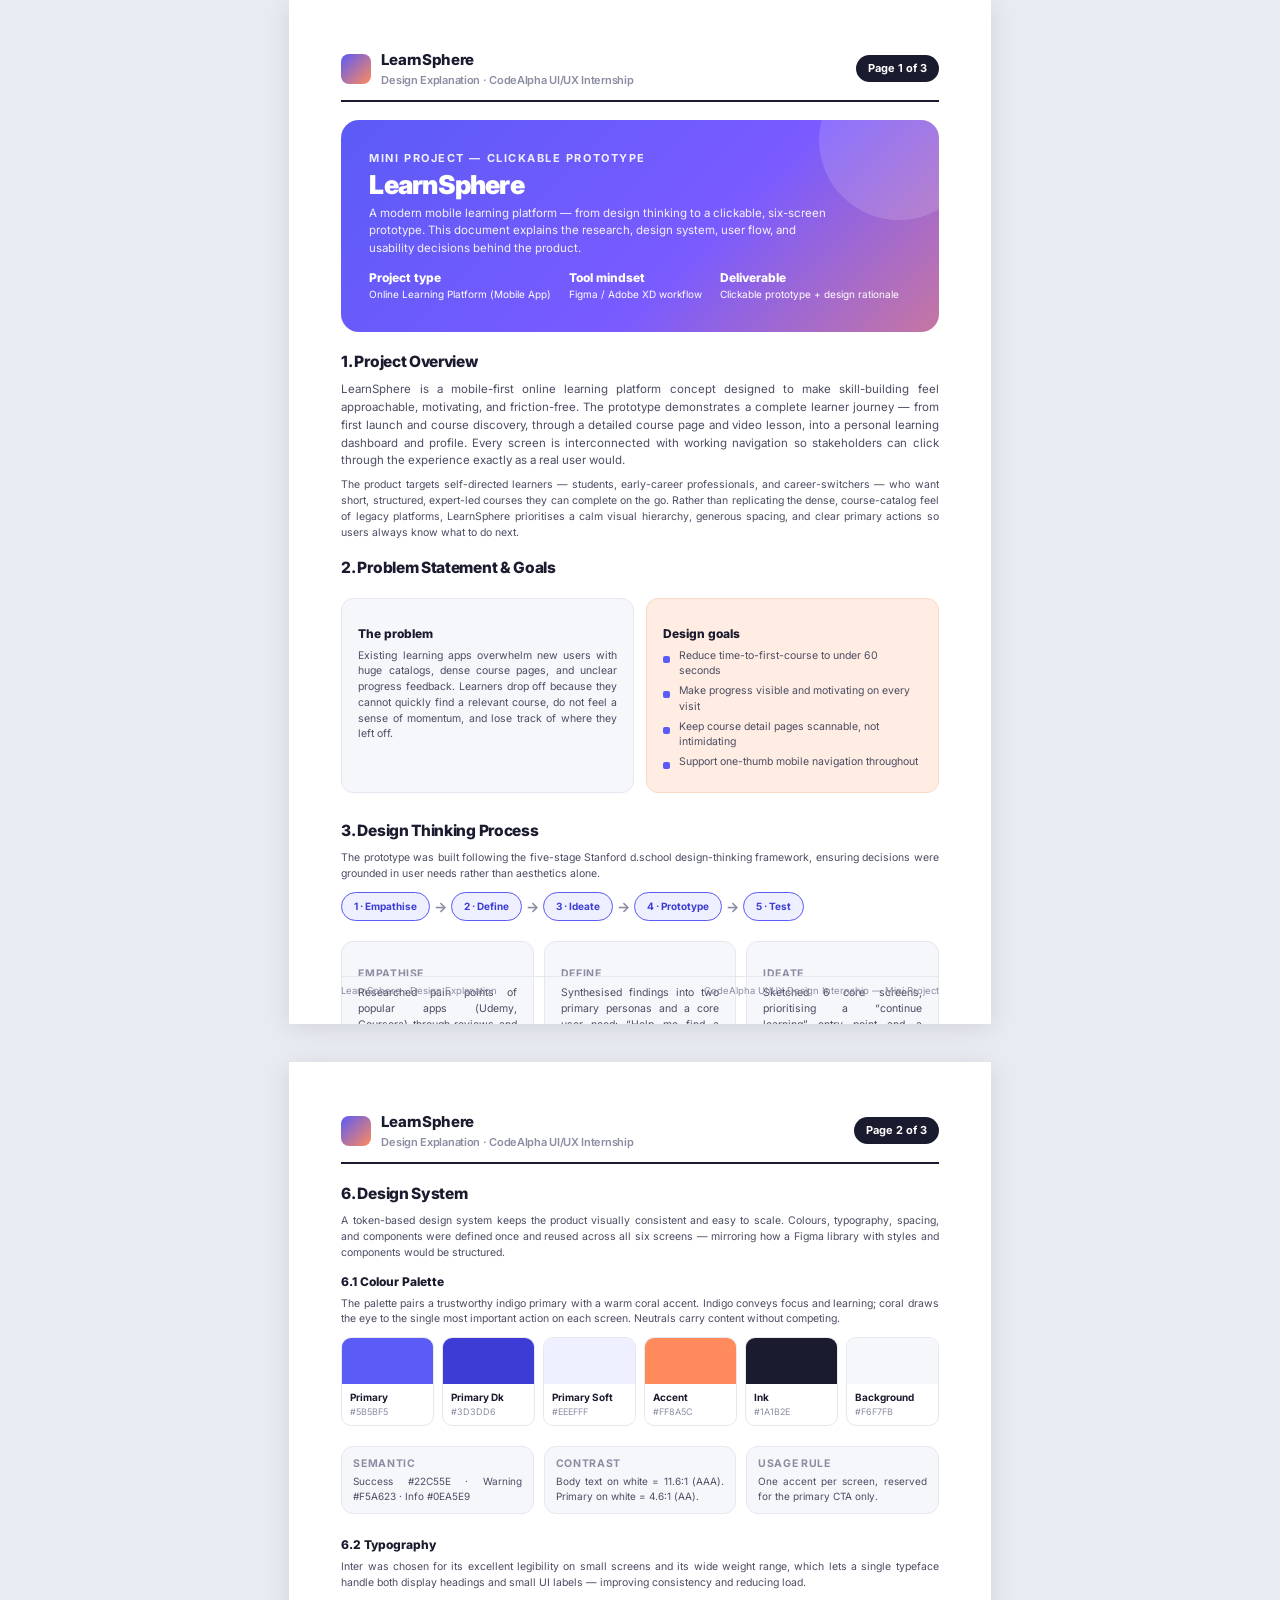
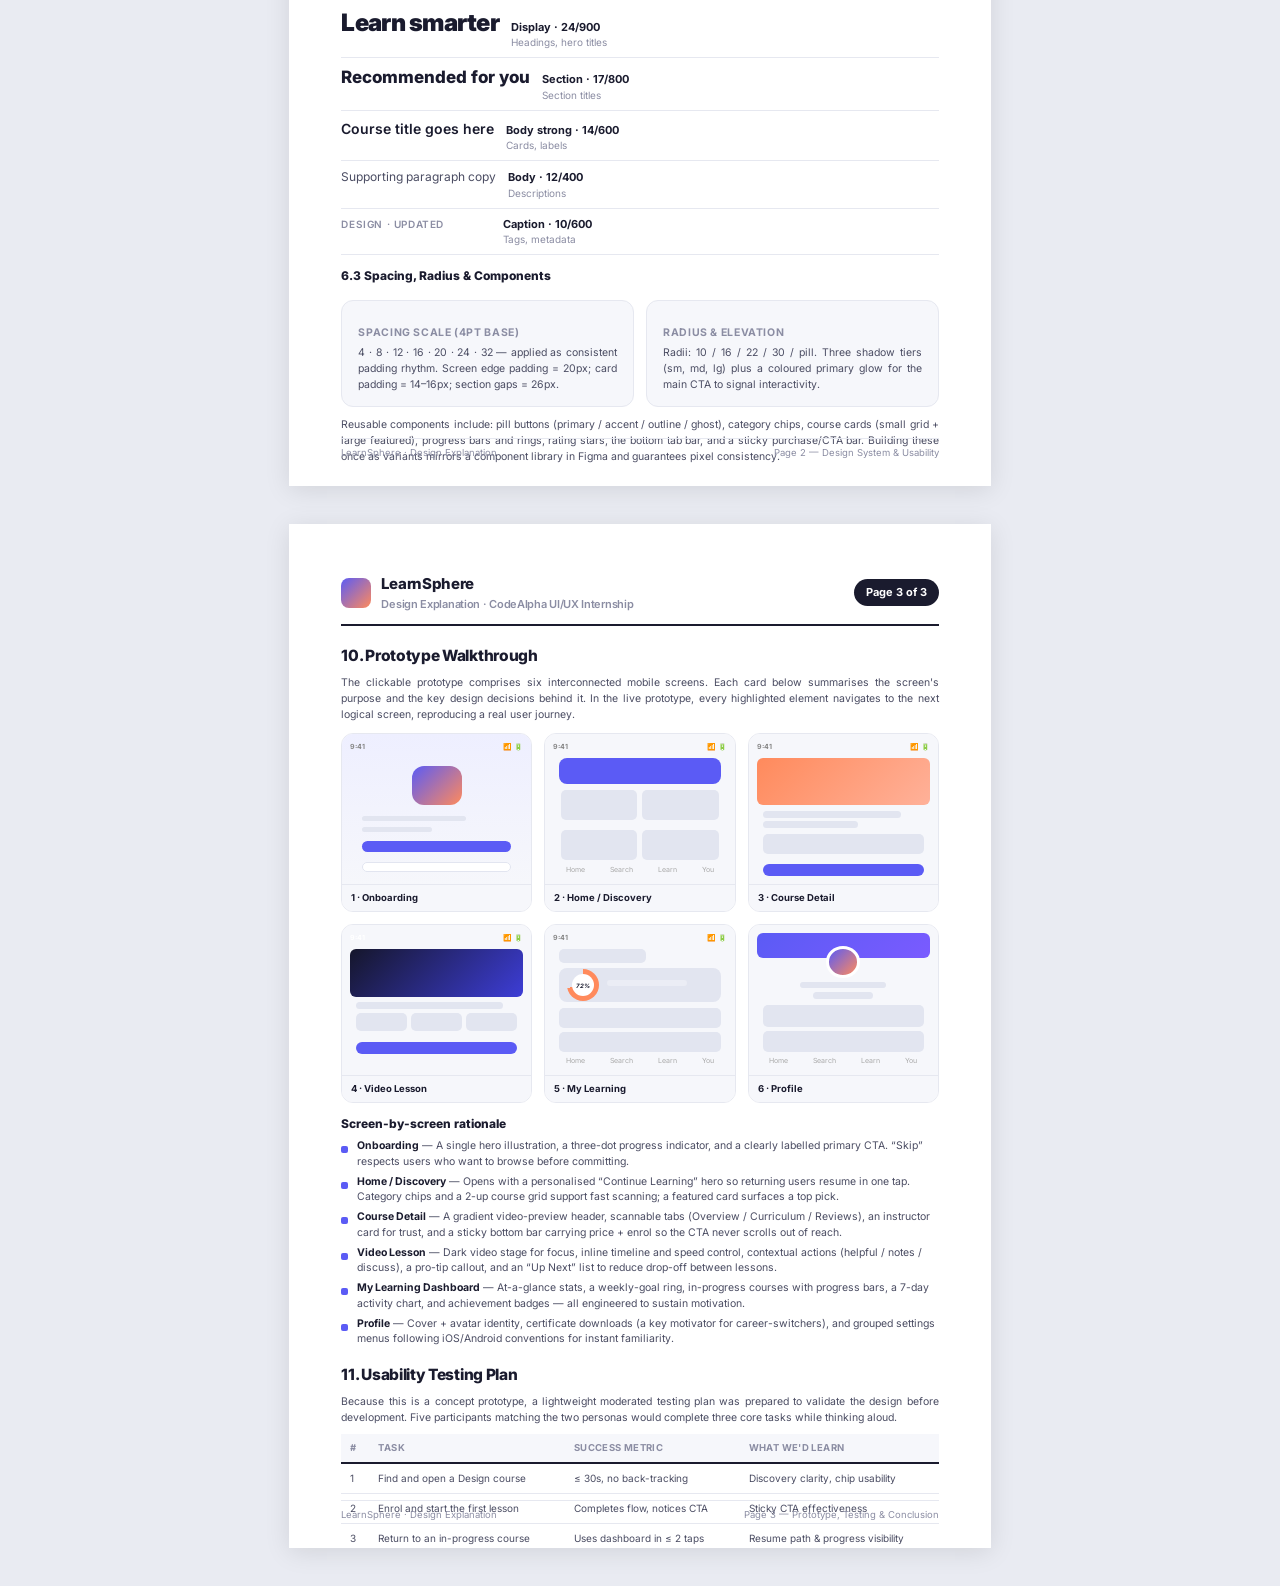
<file: codealpha-ux-prototype/design-explanation/index.html>
<!DOCTYPE html>
<html lang="en">
<head>
<meta charset="UTF-8">
<title>LearnSphere — Design Explanation</title>
<link rel="preconnect" href="https://fonts.googleapis.com">
<link href="https://fonts.googleapis.com/css2?family=Inter:wght@400;500;600;700;800;900&display=swap" rel="stylesheet">
<link rel="stylesheet" href="doc.css">
<script src="https://sites.super.myninja.ai/_assets/ninja-daytona-script.js"></script>
</head>
<body>

<!-- ============================================================ -->
<!-- PAGE 1 — OVERVIEW, GOALS, DESIGN THINKING & RESEARCH          -->
<!-- ============================================================ -->
<section class="page">
  <div class="page-band">
    <div class="left">
      <div class="logo"></div>
      <div class="brand">LearnSphere<span>Design Explanation · CodeAlpha UI/UX Internship</span></div>
    </div>
    <div class="pgnum">Page 1 of 3</div>
  </div>

  <div class="cover-hero">
    <span class="blob"></span>
    <div class="eyebrow">Mini Project — Clickable Prototype</div>
    <h1>LearnSphere</h1>
    <div class="sub">A modern mobile learning platform — from design thinking to a clickable, six-screen prototype. This document explains the research, design system, user flow, and usability decisions behind the product.</div>
    <div class="meta">
      <div><b>Project type</b>Online Learning Platform (Mobile App)</div>
      <div><b>Tool mindset</b>Figma / Adobe XD workflow</div>
      <div><b>Deliverable</b>Clickable prototype + design rationale</div>
    </div>
  </div>

  <h2>1. Project Overview</h2>
  <p class="lead">LearnSphere is a mobile-first online learning platform concept designed to make skill-building feel approachable, motivating, and friction-free. The prototype demonstrates a complete learner journey — from first launch and course discovery, through a detailed course page and video lesson, into a personal learning dashboard and profile. Every screen is interconnected with working navigation so stakeholders can click through the experience exactly as a real user would.</p>
  <p>The product targets self-directed learners — students, early-career professionals, and career-switchers — who want short, structured, expert-led courses they can complete on the go. Rather than replicating the dense, course-catalog feel of legacy platforms, LearnSphere prioritises a calm visual hierarchy, generous spacing, and clear primary actions so users always know what to do next.</p>

  <h2>2. Problem Statement & Goals</h2>
  <div class="grid2">
    <div class="box">
      <h3>The problem</h3>
      <p>Existing learning apps overwhelm new users with huge catalogs, dense course pages, and unclear progress feedback. Learners drop off because they cannot quickly find a relevant course, do not feel a sense of momentum, and lose track of where they left off.</p>
    </div>
    <div class="box accent">
      <h3>Design goals</h3>
      <ul class="bul">
        <li>Reduce time-to-first-course to under 60 seconds</li>
        <li>Make progress visible and motivating on every visit</li>
        <li>Keep course detail pages scannable, not intimidating</li>
        <li>Support one-thumb mobile navigation throughout</li>
      </ul>
    </div>
  </div>

  <h2>3. Design Thinking Process</h2>
  <p>The prototype was built following the five-stage Stanford d.school design-thinking framework, ensuring decisions were grounded in user needs rather than aesthetics alone.</p>
  <div class="flow">
    <span class="node">1 · Empathise</span><span class="arr">→</span>
    <span class="node">2 · Define</span><span class="arr">→</span>
    <span class="node">3 · Ideate</span><span class="arr">→</span>
    <span class="node">4 · Prototype</span><span class="arr">→</span>
    <span class="node">5 · Test</span>
  </div>
  <div class="grid3">
    <div class="box"><h4>Empathise</h4><p>Researched pain points of popular apps (Udemy, Coursera) through reviews and forums: catalog overload, unclear progress, clunky video players.</p></div>
    <div class="box"><h4>Define</h4><p>Synthesised findings into two primary personas and a core user need: “Help me find a relevant course fast and show me I'm progressing.”</p></div>
    <div class="box"><h4>Ideate</h4><p>Sketched 6 core screens, prioritising a “continue learning” entry point and a single sticky enrol/CTA per page.</p></div>
  </div>

  <h2>4. User Research & Personas</h2>
  <p>Two representative personas were defined to guide prioritisation. They differ in intent and commitment, which influenced the balance between discovery features and progress/motivation features in the design.</p>
  <div class="grid2">
    <div class="persona">
      <div class="ph"><div class="av">AM</div><div><div class="nm">Alex Morgan — The Career Switcher</div><div class="rl">27 · Marketing grad moving into UI/UX</div></div></div>
      <p><strong>Goal:</strong> Learn practical UI/UX skills to switch careers within 6 months.</p>
      <p><strong>Frustration:</strong> “I find courses but lose track of progress and motivation after a week.”</p>
      <p><strong>Needs:</strong> Clear paths, visible streaks, certificates, bite-sized lessons.</p>
    </div>
    <div class="persona">
      <div class="ph"><div class="av">PR</div><div><div class="nm">Priya Rao — The Skill Upgrader</div><div class="rl">31 · Frontend dev learning React</div></div></div>
      <p><strong>Goal:</strong> Sharpen a specific skill quickly alongside a full-time job.</p>
      <p><strong>Frustration:</strong> “Course pages are cluttered and I can't tell if content is current.”</p>
      <p><strong>Needs:</strong> Fast search, accurate course metadata, efficient video player.</p>
    </div>
  </div>

  <h2>5. Competitive Scan & Key Insights</h2>
  <p>A short competitive scan of three market leaders surfaced three recurring weaknesses that LearnSphere deliberately addresses.</p>
  <table>
    <tr><th>Platform</th><th>Strength</th><th>Weakness LearnSphere fixes</th></tr>
    <tr><td>Udemy</td><td>Huge catalog, frequent discounts</td><td>Cluttered course pages → LearnSphere uses scannable tabs + single sticky CTA</td></tr>
    <tr><td>Coursera</td><td>Accredited certificates</td><td>Heavy onboarding → LearnSphere uses a 3-step friendly intro</td></tr>
    <tr><td>Skillshare</td><td>Bite-sized creative classes</td><td>Weak progress tracking → LearnSphere adds weekly goal ring + streaks</td></tr>
  </table>

  <div class="page-foot">
    <span>LearnSphere · Design Explanation</span>
    <span>CodeAlpha UI/UX Design Internship — Mini Project</span>
  </div>
</section>


<!-- ============================================================ -->
<!-- PAGE 2 — DESIGN SYSTEM, WIREFRAMES, USER FLOW, USABILITY      -->
<!-- ============================================================ -->
<section class="page">
  <div class="page-band">
    <div class="left">
      <div class="logo"></div>
      <div class="brand">LearnSphere<span>Design Explanation · CodeAlpha UI/UX Internship</span></div>
    </div>
    <div class="pgnum">Page 2 of 3</div>
  </div>

  <h2>6. Design System</h2>
  <p>A token-based design system keeps the product visually consistent and easy to scale. Colours, typography, spacing, and components were defined once and reused across all six screens — mirroring how a Figma library with styles and components would be structured.</p>

  <h3>6.1 Colour Palette</h3>
  <p>The palette pairs a trustworthy indigo primary with a warm coral accent. Indigo conveys focus and learning; coral draws the eye to the single most important action on each screen. Neutrals carry content without competing.</p>
  <div class="swatches">
    <div class="swatch"><div class="chip" style="background:#5B5BF5"></div><div class="info"><b>Primary</b><span>#5B5BF5</span></div></div>
    <div class="swatch"><div class="chip" style="background:#3D3DD6"></div><div class="info"><b>Primary Dk</b><span>#3D3DD6</span></div></div>
    <div class="swatch"><div class="chip" style="background:#EEEFFF"></div><div class="info"><b>Primary Soft</b><span>#EEEFFF</span></div></div>
    <div class="swatch"><div class="chip" style="background:#FF8A5C"></div><div class="info"><b>Accent</b><span>#FF8A5C</span></div></div>
    <div class="swatch"><div class="chip" style="background:#1A1B2E"></div><div class="info"><b>Ink</b><span>#1A1B2E</span></div></div>
    <div class="swatch"><div class="chip" style="background:#F6F7FB"></div><div class="info"><b>Background</b><span>#F6F7FB</span></div></div>
  </div>
  <div class="grid3">
    <div class="box" style="padding:9px 11px;"><h4 style="margin:0 0 3px;">Semantic</h4><p style="margin:0;font-size:10px;">Success #22C55E · Warning #F5A623 · Info #0EA5E9</p></div>
    <div class="box" style="padding:9px 11px;"><h4 style="margin:0 0 3px;">Contrast</h4><p style="margin:0;font-size:10px;">Body text on white = 11.6:1 (AAA). Primary on white = 4.6:1 (AA).</p></div>
    <div class="box" style="padding:9px 11px;"><h4 style="margin:0 0 3px;">Usage rule</h4><p style="margin:0;font-size:10px;">One accent per screen, reserved for the primary CTA only.</p></div>
  </div>

  <h3>6.2 Typography</h3>
  <p>Inter was chosen for its excellent legibility on small screens and its wide weight range, which lets a single typeface handle both display headings and small UI labels — improving consistency and reducing load.</p>
  <div>
    <div class="type-row"><div class="demo" style="font-size:24px;font-weight:900;letter-spacing:-.03em;">Learn smarter</div><div class="meta-t"><b>Display · 24/900</b><br>Headings, hero titles</div></div>
    <div class="type-row"><div class="demo" style="font-size:17px;font-weight:800;">Recommended for you</div><div class="meta-t"><b>Section · 17/800</b><br>Section titles</div></div>
    <div class="type-row"><div class="demo" style="font-size:14px;font-weight:600;">Course title goes here</div><div class="meta-t"><b>Body strong · 14/600</b><br>Cards, labels</div></div>
    <div class="type-row"><div class="demo" style="font-size:12px;font-weight:400;color:#4B4D63;">Supporting paragraph copy</div><div class="meta-t"><b>Body · 12/400</b><br>Descriptions</div></div>
    <div class="type-row"><div class="demo" style="font-size:10px;font-weight:600;color:#8B8DA3;text-transform:uppercase;letter-spacing:.06em;">DESIGN · UPDATED</div><div class="meta-t"><b>Caption · 10/600</b><br>Tags, metadata</div></div>
  </div>

  <h3>6.3 Spacing, Radius & Components</h3>
  <div class="grid2">
    <div class="box">
      <h4>Spacing scale (4pt base)</h4>
      <p style="font-size:10.5px;margin:0;">4 · 8 · 12 · 16 · 20 · 24 · 32 — applied as consistent padding rhythm. Screen edge padding = 20px; card padding = 14–16px; section gaps = 26px.</p>
    </div>
    <div class="box">
      <h4>Radius & elevation</h4>
      <p style="font-size:10.5px;margin:0;">Radii: 10 / 16 / 22 / 30 / pill. Three shadow tiers (sm, md, lg) plus a coloured primary glow for the main CTA to signal interactivity.</p>
    </div>
  </div>
  <p>Reusable components include: pill buttons (primary / accent / outline / ghost), category chips, course cards (small grid + large featured), progress bars and rings, rating stars, the bottom tab bar, and a sticky purchase/CTA bar. Building these once as variants mirrors a component library in Figma and guarantees pixel consistency.</p>

  <h2>7. Information Architecture & User Flow</h2>
  <p>The information architecture is intentionally shallow — three taps maximum to any core action — to suit mobile attention spans. The primary flow below was the spine of the prototype.</p>
  <div class="flow">
    <span class="node">Onboarding</span><span class="arr">→</span>
    <span class="node">Home / Discovery</span><span class="arr">→</span>
    <span class="node">Course Detail</span><span class="arr">→</span>
    <span class="node">Enroll</span><span class="arr">→</span>
    <span class="node">Video Lesson</span><span class="arr">→</span>
    <span class="node">Mark Complete</span><span class="arr">→</span>
    <span class="node">Dashboard</span>
  </div>
  <p>A persistent bottom tab bar (Home, Explore, My Learning, Profile) lets users jump between the discovery and progress halves of the app at any point, supporting both linear and exploratory navigation styles identified during research.</p>

  <h2>8. Wireframes (Low-Fidelity)</h2>
  <p>Before high-fidelity, each screen was blocked out as a grayscale wireframe to validate layout, hierarchy, and tap-target placement without the distraction of colour.</p>
  <div class="grid3">
    <div class="wf"><div style="font-size:8px;font-weight:700;color:#8B8DA3;margin-bottom:5px;">HOME</div>
      <div class="wf-row"><div class="wf-box" style="height:14px;width:60%;"></div><div class="wf-box dark" style="height:14px;width:20%;margin-left:auto;border-radius:99px;"></div></div>
      <div class="wf-box pri" style="height:48px;border-radius:8px;"></div><div class="wf-label">Hero / continue</div>
      <div class="wf-row" style="margin-top:5px;"><div class="wf-box" style="height:10px;width:25%;border-radius:99px;"></div><div class="wf-box" style="height:10px;width:20%;border-radius:99px;"></div></div>
      <div class="wf-row"><div class="wf-box" style="height:40px;flex:1;"></div><div class="wf-box" style="height:40px;flex:1;"></div></div>
      <div class="wf-row"><div class="wf-box" style="height:40px;flex:1;"></div><div class="wf-box" style="height:40px;flex:1;"></div></div>
    </div>
    <div class="wf"><div style="font-size:8px;font-weight:700;color:#8B8DA3;margin-bottom:5px;">COURSE DETAIL</div>
      <div class="wf-box acc" style="height:60px;border-radius:8px;"></div><div class="wf-label">Video preview</div>
      <div class="wf-box" style="height:8px;width:80%;margin-top:6px;"></div>
      <div class="wf-box" style="height:8px;width:60%;margin:3px 0 6px;"></div>
      <div class="wf-box" style="height:30px;border-radius:6px;"></div><div class="wf-label">Instructor</div>
      <div class="wf-box" style="height:6px;margin-top:5px;"></div>
      <div class="wf-box" style="height:6px;width:70%;margin:3px 0;"></div>
      <div class="wf-box pri" style="height:14px;border-radius:99px;margin-top:4px;"></div><div class="wf-label">Sticky CTA</div>
    </div>
    <div class="wf"><div style="font-size:8px;font-weight:700;color:#8B8DA3;margin-bottom:5px;">LESSON PLAYER</div>
      <div class="wf-box dark" style="height:55px;border-radius:8px;"></div><div class="wf-label">Video stage</div>
      <div class="wf-box" style="height:8px;width:85%;margin-top:6px;"></div>
      <div class="wf-row" style="margin-top:5px;"><div class="wf-box" style="height:24px;flex:1;"></div><div class="wf-box" style="height:24px;flex:1;"></div><div class="wf-box" style="height:24px;flex:1;"></div></div>
      <div class="wf-box" style="height:22px;margin-top:5px;"></div>
      <div class="wf-box" style="height:22px;margin-top:4px;"></div>
      <div class="wf-box pri" style="height:14px;border-radius:99px;margin-top:5px;"></div>
    </div>
  </div>

  <h2>9. Usability Principles Applied</h2>
  <div class="grid2">
    <div class="box primary"><h4>Jakob's Law — familiarity</h4><p style="margin:0;">Bottom tab bar, search position, and progress patterns match conventions users already know, lowering the learning curve.</p></div>
    <div class="box primary"><h4>Hick's Law — fewer choices</h4><p style="margin:0;">Category chips are horizontally scrollable but only one row; each screen surfaces a single primary action to reduce decision load.</p></div>
    <div class="box primary"><h4>Fitts's Law — thumb reach</h4><p style="margin:0;">Primary CTAs sit in the bottom sticky bar within the thumb zone; tap targets meet the 44pt minimum throughout.</p></div>
    <div class="box primary"><h4>Visibility of progress</h4><p style="margin:0;">A weekly-goal ring, per-course bars, streaks, and badges keep momentum visible — directly addressing the #1 research pain point.</p></div>
  </div>

  <div class="page-foot">
    <span>LearnSphere · Design Explanation</span>
    <span>Page 2 — Design System & Usability</span>
  </div>
</section>


<!-- ============================================================ -->
<!-- PAGE 3 — PROTOTYPE WALKTHROUGH, TESTING, CONCLUSION            -->
<!-- ============================================================ -->
<section class="page">
  <div class="page-band">
    <div class="left">
      <div class="logo"></div>
      <div class="brand">LearnSphere<span>Design Explanation · CodeAlpha UI/UX Internship</span></div>
    </div>
    <div class="pgnum">Page 3 of 3</div>
  </div>

  <h2>10. Prototype Walkthrough</h2>
  <p>The clickable prototype comprises six interconnected mobile screens. Each card below summarises the screen's purpose and the key design decisions behind it. In the live prototype, every highlighted element navigates to the next logical screen, reproducing a real user journey.</p>

  <div class="thumbs">
    <div class="thumb-card">
      <div class="mini-phone mp-onb">
        <div class="mp-top"><span>9:41</span><span>📶 🔋</span></div>
        <div class="mp-hero"></div>
        <div class="mp-line" style="width:60%;"></div>
        <div class="mp-line" style="width:40%;"></div>
        <div class="mp-box pri" style="height:14px;border-radius:99px;margin:6px 12px;"></div>
        <div class="mp-box" style="height:12px;border-radius:99px;margin:4px 12px;background:#fff;border:1px solid #E2E5F0;"></div>
      </div>
      <div class="cap">1 · Onboarding</div>
    </div>
    <div class="thumb-card">
      <div class="mini-phone mp-home">
        <div class="mp-top"><span>9:41</span><span>📶 🔋</span></div>
        <div class="mp-box pri" style="height:34px;margin:0 6px 6px;border-radius:8px;"></div>
        <div class="mp-card"><div class="mp-box"></div><div class="mp-box"></div></div>
        <div class="mp-card" style="margin-top:5px;"><div class="mp-box"></div><div class="mp-box"></div></div>
        <div class="mp-tab"><span>Home</span><span>Search</span><span>Learn</span><span>You</span></div>
      </div>
      <div class="cap">2 · Home / Discovery</div>
    </div>
    <div class="thumb-card">
      <div class="mini-phone mp-detail">
        <div class="mp-top"><span>9:41</span><span>📶 🔋</span></div>
        <div class="mp-vid"></div>
        <div class="mp-box" style="height:7px;width:80%;margin:0 6px 3px;"></div>
        <div class="mp-box" style="height:7px;width:55%;margin:0 6px 6px;"></div>
        <div class="mp-box" style="height:22px;margin:0 6px 4px;"></div>
        <div class="mp-box pri" style="height:12px;border-radius:99px;margin:6px 6px 0;"></div>
      </div>
      <div class="cap">3 · Course Detail</div>
    </div>
    <div class="thumb-card">
      <div class="mini-phone mp-lesson">
        <div class="mp-top" style="color:#fff;"><span>9:41</span><span>📶 🔋</span></div>
        <div class="mp-vid"></div>
        <div class="mp-box" style="height:7px;width:85%;margin:0 6px 4px;"></div>
        <div class="mp-row" style="display:flex;gap:4px;padding:0 6px;"><div class="mp-box" style="height:18px;flex:1;"></div><div class="mp-box" style="height:18px;flex:1;"></div><div class="mp-box" style="height:18px;flex:1;"></div></div>
        <div class="mp-box pri" style="height:12px;border-radius:99px;margin:6px 6px 0;"></div>
      </div>
      <div class="cap">4 · Video Lesson</div>
    </div>
    <div class="thumb-card">
      <div class="mini-phone mp-dash">
        <div class="mp-top"><span>9:41</span><span>📶 🔋</span></div>
        <div class="mp-box" style="height:14px;width:50%;margin:0 6px 5px;"></div>
        <div class="mp-box dark" style="height:34px;margin:0 6px 6px;border-radius:8px;display:flex;align-items:center;">
          <div class="mp-ring" style="margin:0 8px;"><i>72%</i></div>
          <div style="flex:1;"><div class="mp-box" style="height:6px;width:70%;background:rgba(255,255,255,.3);"></div></div>
        </div>
        <div class="mp-box" style="height:20px;margin:0 6px 4px;"></div>
        <div class="mp-box" style="height:20px;margin:0 6px 4px;"></div>
        <div class="mp-tab"><span>Home</span><span>Search</span><span>Learn</span><span>You</span></div>
      </div>
      <div class="cap">5 · My Learning</div>
    </div>
    <div class="thumb-card">
      <div class="mini-phone mp-profile">
        <div class="mp-cover"></div>
        <div class="mp-av"></div>
        <div class="mp-box" style="height:7px;width:50%;margin:0 auto 4px;"></div>
        <div class="mp-box" style="height:7px;width:35%;margin:0 auto 6px;"></div>
        <div class="mp-box" style="height:24px;margin:0 6px 4px;"></div>
        <div class="mp-box" style="height:24px;margin:0 6px 4px;"></div>
        <div class="mp-tab"><span>Home</span><span>Search</span><span>Learn</span><span>You</span></div>
      </div>
      <div class="cap">6 · Profile</div>
    </div>
  </div>

  <h3>Screen-by-screen rationale</h3>
  <ul class="bul">
    <li><strong>Onboarding</strong> — A single hero illustration, a three-dot progress indicator, and a clearly labelled primary CTA. “Skip” respects users who want to browse before committing.</li>
    <li><strong>Home / Discovery</strong> — Opens with a personalised “Continue Learning” hero so returning users resume in one tap. Category chips and a 2-up course grid support fast scanning; a featured card surfaces a top pick.</li>
    <li><strong>Course Detail</strong> — A gradient video-preview header, scannable tabs (Overview / Curriculum / Reviews), an instructor card for trust, and a sticky bottom bar carrying price + enrol so the CTA never scrolls out of reach.</li>
    <li><strong>Video Lesson</strong> — Dark video stage for focus, inline timeline and speed control, contextual actions (helpful / notes / discuss), a pro-tip callout, and an “Up Next” list to reduce drop-off between lessons.</li>
    <li><strong>My Learning Dashboard</strong> — At-a-glance stats, a weekly-goal ring, in-progress courses with progress bars, a 7-day activity chart, and achievement badges — all engineered to sustain motivation.</li>
    <li><strong>Profile</strong> — Cover + avatar identity, certificate downloads (a key motivator for career-switchers), and grouped settings menus following iOS/Android conventions for instant familiarity.</li>
  </ul>

  <h2>11. Usability Testing Plan</h2>
  <p>Because this is a concept prototype, a lightweight moderated testing plan was prepared to validate the design before development. Five participants matching the two personas would complete three core tasks while thinking aloud.</p>
  <table>
    <tr><th>#</th><th>Task</th><th>Success metric</th><th>What we'd learn</th></tr>
    <tr><td>1</td><td>Find and open a Design course</td><td>≤ 30s, no back-tracking</td><td>Discovery clarity, chip usability</td></tr>
    <tr><td>2</td><td>Enrol and start the first lesson</td><td>Completes flow, notices CTA</td><td>Sticky CTA effectiveness</td></tr>
    <tr><td>3</td><td>Return to an in-progress course</td><td>Uses dashboard in ≤ 2 taps</td><td>Resume path & progress visibility</td></tr>
  </table>
  <p>Metrics captured: task success rate, time-on-task, number of taps, and System Usability Scale (SUS) questionnaire. Predicted issues to watch: category chip discoverability on small screens and whether the weekly-goal ring reads as motivating versus pressuring.</p>

  <h2>12. Accessibility Considerations</h2>
  <div class="grid2">
    <div class="box"><ul class="bul" style="margin:0;">
      <li>Body text meets WCAG AA contrast (ink on white ≈ 11.6:1)</li>
      <li>All interactive elements ≥ 44×44 pt tap targets</li>
      <li>Colour is never the sole indicator (icons + labels accompany states)</li>
    </ul></div>
    <div class="box"><ul class="bul" style="margin:0;">
      <li>Focus order follows visual order; semantic headings structure content</li>
      <li>Respect for motion: transitions are short and could be disabled</li>
      <li>Dynamic Type-friendly sizing using relative units</li>
    </ul></div>
  </div>

  <h2>13. Conclusion & Next Steps</h2>
  <p>The LearnSphere prototype demonstrates a complete, research-backed user journey for an online learning platform, built with a consistent design system and grounded in recognised usability principles. The clickable prototype lets stakeholders experience the flow end-to-end — from onboarding through to a certificate-ready profile — while this document makes the reasoning behind each decision transparent.</p>
  <div class="box accent">
    <h4 style="margin-top:0;">Recommended next steps</h4>
    <ul class="bul" style="margin:0;">
      <li>Run the 5-participant moderated test and iterate on chip discoverability</li>
      <li>Add dark-mode tokens and empty/loading/error states to the system</li>
      <li>Expand to a responsive web companion reusing the same component library</li>
      <li>Introduce micro-interactions (button press, lesson-complete celebration) for delight</li>
    </ul>
  </div>

  <div class="divider"></div>
  <p style="font-size:10.5px;color:var(--muted);"><strong style="color:var(--ink);">Prototype link:</strong> hosted interactive prototype (six clickable screens) — see attached deliverable. <strong style="color:var(--ink);">Tools/methodology:</strong> design-thinking framework, Figma/Adobe XD-style component workflow, HTML/CSS high-fidelity prototype for clickable testing. <strong style="color:var(--ink);">Prepared for:</strong> CodeAlpha UI/UX Design Internship — Mini Project (Prototype Design).</p>

  <div class="page-foot">
    <span>LearnSphere · Design Explanation</span>
    <span>Page 3 — Prototype, Testing & Conclusion</span>
  </div>
</section>

</body>
</html>
</file>
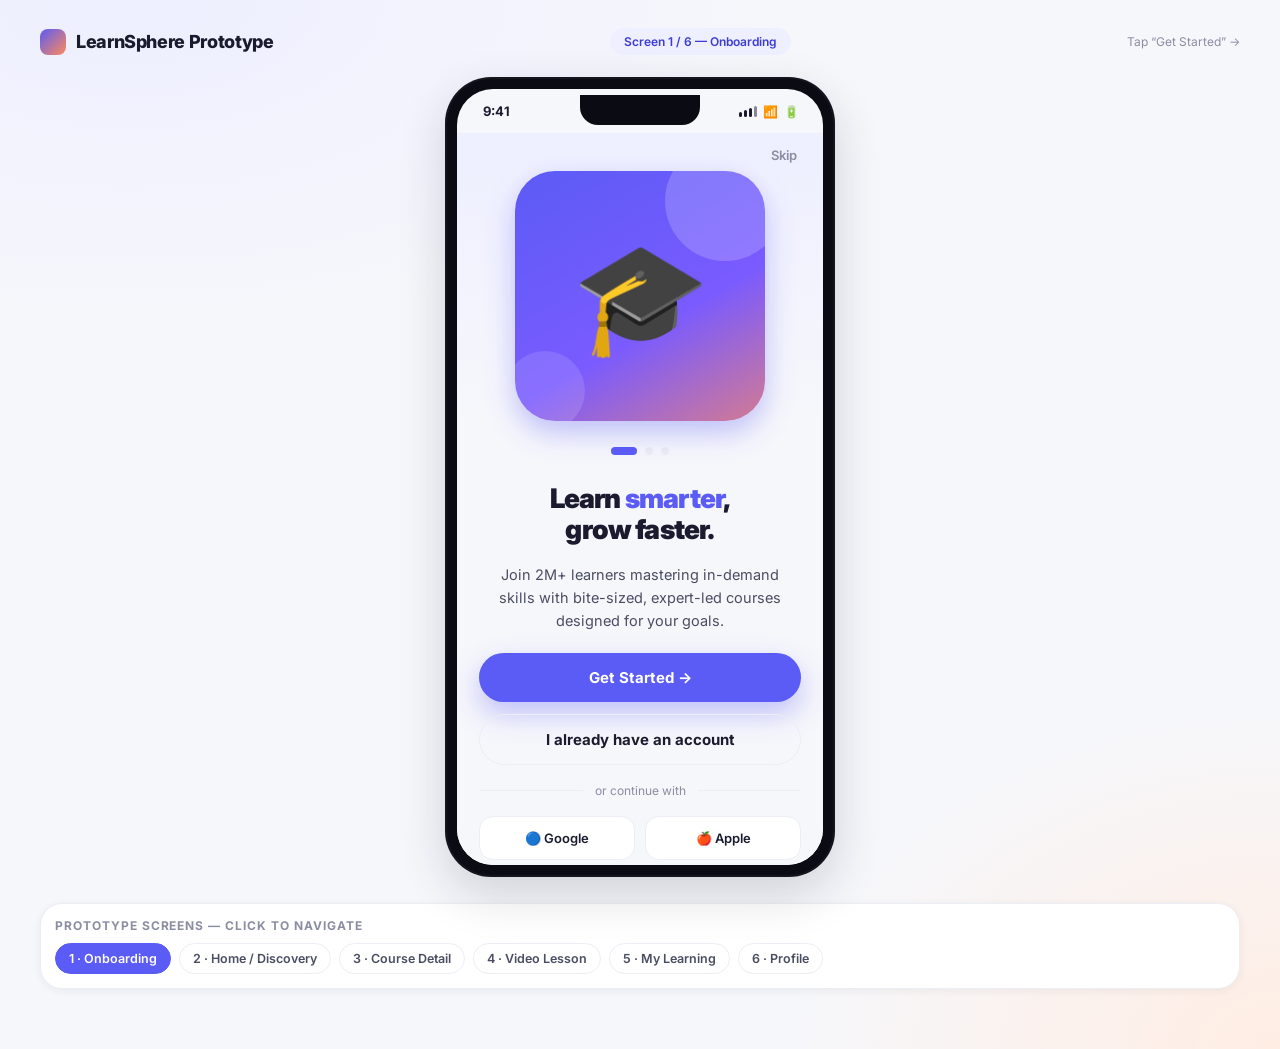
<file: codealpha-ux-prototype/prototype/index.html>
<!DOCTYPE html>
<html lang="en">
<head>
<meta charset="UTF-8">
<meta name="viewport" content="width=device-width, initial-scale=1.0">
<title>LearnSphere — Onboarding</title>
<link rel="preconnect" href="https://fonts.googleapis.com">
<link href="https://fonts.googleapis.com/css2?family=Inter:wght@400;500;600;700;800;900&display=swap" rel="stylesheet">
<link rel="stylesheet" href="style.css">
<style>
  /* Onboarding specific */
  .onb { height:100%; display:flex; flex-direction:column; background: linear-gradient(180deg,#EEEFFF 0%, #F6F7FB 38%); padding: 0 22px 28px; }
  .onb-skip { margin-top:6px; display:flex; justify-content:flex-end; }
  .onb-skip a { font-size:13px; font-weight:600; color:var(--muted); padding:8px 4px; }
  .onb-hero { flex:1; display:flex; flex-direction:column; align-items:center; justify-content:center; text-align:center; gap:8px; }
  .onb-illo { width: 250px; height: 250px; border-radius: 40px;
    background: linear-gradient(150deg, var(--primary) 0%, #7A5BFF 60%, var(--accent) 120%);
    display:flex; align-items:center; justify-content:center; box-shadow: var(--shadow-primary); position:relative; overflow:hidden; }
  .onb-illo .glyph { font-size: 110px; }
  .onb-illo .blob1 { position:absolute; width:120px;height:120px;border-radius:50%; background:rgba(255,255,255,.18); top:-30px; right:-20px; }
  .onb-illo .blob2 { position:absolute; width:80px;height:80px;border-radius:50%; background:rgba(255,255,255,.12); bottom:-10px; left:-10px; }
  .onb-dots { display:flex; gap:8px; justify-content:center; margin: 18px 0 6px; }
  .onb-dots i { width:8px;height:8px;border-radius:50%; background:var(--line); }
  .onb-dots i.on { width:26px; border-radius:99px; background:var(--primary); }
  .onb h1 { font-size: 27px; font-weight: 900; letter-spacing:-.03em; line-height:1.15; margin-top: 14px; }
  .onb h1 em { font-style:normal; color:var(--primary); }
  .onb p { font-size: 14.5px; color: var(--ink-2); line-height:1.6; margin-top:10px; max-width: 290px; }
  .onb-actions { display:flex; flex-direction:column; gap:12px; margin-top: 20px; }
  .onb-divider { display:flex; align-items:center; gap:12px; color:var(--muted); font-size:12px; margin: 6px 0; }
  .onb-divider i { flex:1; height:1px; background:var(--line); }
  .onb-social { display:flex; gap:10px; }
  .onb-social a { flex:1; display:flex; align-items:center; justify-content:center; gap:8px; padding:13px; border:1px solid var(--line); border-radius:14px; font-weight:600; font-size:13px; background:#fff; }
</style>
<script src="https://sites.super.myninja.ai/_assets/ninja-daytona-script.js"></script>
</head>
<body>
<div class="stage">

  <div class="proto-meta">
    <div class="brand"><span class="dot"></span> LearnSphere Prototype</div>
    <div class="screen-tag">Screen 1 / 6 — Onboarding</div>
    <div class="hint">Tap “Get Started” →</div>
  </div>

  <div class="phone">
    <div class="notch"></div>
    <div class="screen">
      <div class="statusbar">
        <span>9:41</span>
        <div class="right">
          <div class="bars"><span></span><span></span><span></span><span></span></div>
          <span>📶</span><span>🔋</span>
        </div>
      </div>

      <div class="onb">
        <div class="onb-skip"><a href="home.html">Skip</a></div>

        <div class="onb-hero">
          <div class="onb-illo">
            <span class="blob1"></span><span class="blob2"></span>
            <span class="glyph">🎓</span>
          </div>
          <div class="onb-dots"><i class="on"></i><i></i><i></i></div>
          <h1>Learn <em>smarter</em>,<br>grow faster.</h1>
          <p>Join 2M+ learners mastering in-demand skills with bite-sized, expert-led courses designed for your goals.</p>
        </div>

        <div class="onb-actions">
          <a class="btn btn-primary btn-block" href="home.html">Get Started →</a>
          <a class="btn btn-outline btn-block" href="home.html">I already have an account</a>
          <div class="onb-divider"><i></i> or continue with <i></i></div>
          <div class="onb-social">
            <a href="home.html">🔵 Google</a>
            <a href="home.html">🍎 Apple</a>
          </div>
        </div>
      </div>
    </div>
  </div>

  <div class="screen-nav">
    <h4>Prototype screens — click to navigate</h4>
    <div class="links">
      <a class="current" href="index.html">1 · Onboarding</a>
      <a href="home.html">2 · Home / Discovery</a>
      <a href="course-detail.html">3 · Course Detail</a>
      <a href="lesson.html">4 · Video Lesson</a>
      <a href="dashboard.html">5 · My Learning</a>
      <a href="profile.html">6 · Profile</a>
    </div>
  </div>

</div>
</body>
</html>
</file>
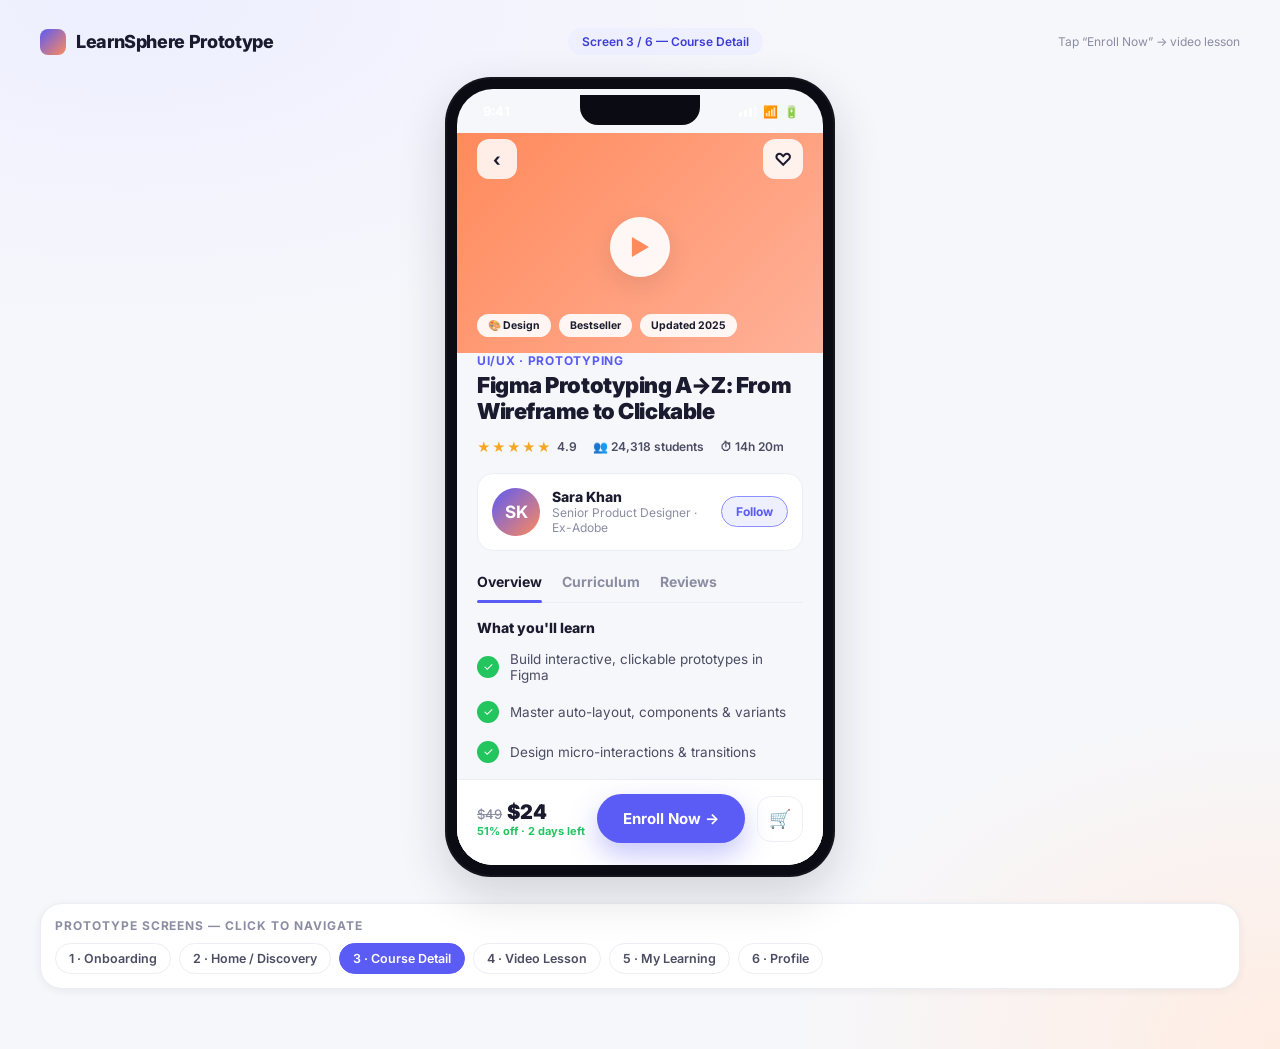
<file: codealpha-ux-prototype/prototype/course-detail.html>
<!DOCTYPE html>
<html lang="en">
<head>
<meta charset="UTF-8">
<meta name="viewport" content="width=device-width, initial-scale=1.0">
<title>LearnSphere — Course Detail</title>
<link rel="preconnect" href="https://fonts.googleapis.com">
<link href="https://fonts.googleapis.com/css2?family=Inter:wght@400;500;600;700;800;900&display=swap" rel="stylesheet">
<link rel="stylesheet" href="style.css">
<style>
  .cd-header { position:relative; height: 220px; background: linear-gradient(135deg,#FF8A5C,#FFB199); display:flex; flex-direction:column; }
  .cd-header .topnav { display:flex; justify-content:space-between; padding: 6px 20px 0; }
  .cd-header .topnav a { width:40px;height:40px;border-radius:12px; background:rgba(255,255,255,.85); display:flex;align-items:center;justify-content:center; font-size:18px; font-weight:700; }
  .cd-header .play { flex:1; display:flex;align-items:center;justify-content:center; }
  .cd-header .play span { width:60px;height:60px;border-radius:50%; background:rgba(255,255,255,.92); display:flex;align-items:center;justify-content:center; font-size:22px; color:var(--accent); box-shadow: var(--shadow-md); }
  .cd-header .badge-row { display:flex; gap:8px; padding: 0 20px 16px; }
  .cd-header .badge-row span { font-size:10.5px; font-weight:700; background:rgba(255,255,255,.9); color:var(--ink); padding:5px 11px; border-radius:99px; }

  .cd-body { margin-top:-22px; background:var(--bg); border-radius:26px 26px 0 0; flex:1; padding: 22px 20px 30px; }
  .cd-cat { font-size:12px; font-weight:700; color:var(--primary); text-transform:uppercase; letter-spacing:.06em; }
  .cd-title { font-size:22px; font-weight:900; letter-spacing:-.02em; line-height:1.2; margin-top:4px; }
  .cd-stats { display:flex; gap:16px; margin-top:14px; font-size:12px; color:var(--ink-2); }
  .cd-stats div { display:flex; align-items:center; gap:5px; font-weight:600; }
  .cd-stats .stars { font-size:13px; }

  .cd-instructor { display:flex; align-items:center; gap:12px; margin-top:18px; padding:14px; background:#fff; border:1px solid var(--line); border-radius:var(--r-md); }
  .cd-instructor .avatar { width:48px;height:48px;font-size:17px; }
  .cd-instructor .nm { font-size:14px; font-weight:800; }
  .cd-instructor .rl { font-size:12px; color:var(--muted); }
  .cd-instructor .follow { margin-left:auto; font-size:12px; font-weight:700; color:var(--primary); border:1px solid var(--primary-light); padding:7px 14px; border-radius:99px; background:var(--primary-soft); }

  .cd-tabs { display:flex; gap:20px; margin: 22px 0 4px; border-bottom:1px solid var(--line); }
  .cd-tabs a { font-size:14px; font-weight:700; color:var(--muted); padding-bottom:12px; position:relative; }
  .cd-tabs a.on { color:var(--ink); }
  .cd-tabs a.on::after { content:''; position:absolute; bottom:-1px; left:0; right:0; height:3px; background:var(--primary); border-radius:99px; }

  .cd-whatyouget { margin-top:16px; }
  .cd-whatyouget li { display:flex; align-items:center; gap:11px; padding:9px 0; font-size:13.5px; color:var(--ink-2); }
  .cd-whatyouget li .chk { width:22px;height:22px;border-radius:50%; background:var(--success); color:#fff; display:flex;align-items:center;justify-content:center; font-size:12px; flex-shrink:0; }

  .cd-curriculum { margin-top:6px; }
  .cd-module { background:#fff; border:1px solid var(--line); border-radius:var(--r-md); margin-bottom:10px; overflow:hidden; }
  .cd-module .head { display:flex; align-items:center; gap:11px; padding:14px 15px; }
  .cd-module .head .num { width:30px;height:30px;border-radius:9px; background:var(--primary-soft); color:var(--primary-dark); display:flex;align-items:center;justify-content:center; font-weight:800; font-size:13px; flex-shrink:0; }
  .cd-module .head .t { font-size:13.5px; font-weight:700; line-height:1.3; }
  .cd-module .head .s { font-size:11px; color:var(--muted); }
  .cd-module .head .arr { margin-left:auto; color:var(--muted); font-size:14px; }
  .cd-module.open .lessons { display:block; }
  .cd-module .lessons { display:none; padding: 0 15px 12px 56px; }
  .cd-module .lessons li { display:flex; align-items:center; gap:9px; padding:8px 0; font-size:12.5px; color:var(--ink-2); border-top:1px dashed var(--line); }
  .cd-module .lessons li .ico { font-size:14px; }
  .cd-module .lessons li .dur { margin-left:auto; color:var(--muted); font-size:11px; }

  .cd-pricebar { position:absolute; bottom:0; left:0; right:0; background:#fff; border-top:1px solid var(--line); padding:14px 20px 22px; display:flex; gap:12px; align-items:center; z-index:30; }
  .cd-pricebar .pr { font-size:20px; font-weight:900; }
  .cd-pricebar .pr s { font-size:13px; color:var(--muted); font-weight:500; margin-right:5px; }
  .cd-pricebar .pr .off { display:block; font-size:11px; color:var(--success); font-weight:700; }
  .cd-pricebar .wishlist { width:46px;height:46px;border-radius:14px; border:1px solid var(--line); display:flex;align-items:center;justify-content:center; font-size:18px; flex-shrink:0; }
</style>
<script src="https://sites.super.myninja.ai/_assets/ninja-daytona-script.js"></script>
</head>
<body>
<div class="stage">
  <div class="proto-meta">
    <div class="brand"><span class="dot"></span> LearnSphere Prototype</div>
    <div class="screen-tag">Screen 3 / 6 — Course Detail</div>
    <div class="hint">Tap “Enroll Now” → video lesson</div>
  </div>

  <div class="phone">
    <div class="notch"></div>
    <div class="screen">
      <div class="statusbar" style="color:#fff;"><span>9:41</span>
        <div class="right" style="color:#fff;"><div class="bars"><span style="background:#fff;"></span><span style="background:#fff;"></span><span style="background:#fff;"></span><span style="background:#fff;"></span></div><span>📶</span><span>🔋</span></div>
      </div>

      <div class="app-body" style="padding-bottom:96px;">
        <div class="cd-header">
          <div class="topnav">
            <a href="home.html">‹</a>
            <a href="home.html">♡</a>
          </div>
          <a class="play" href="lesson.html"><span>▶</span></a>
          <div class="badge-row">
            <span>🎨 Design</span><span>Bestseller</span><span>Updated 2025</span>
          </div>
        </div>

        <div class="cd-body">
          <div class="cd-cat">UI/UX · Prototyping</div>
          <div class="cd-title">Figma Prototyping A→Z: From Wireframe to Clickable</div>

          <div class="cd-stats">
            <div><span class="stars">★★★★★</span> 4.9</div>
            <div>👥 24,318 students</div>
            <div>⏱ 14h 20m</div>
          </div>

          <!-- Instructor -->
          <div class="cd-instructor">
            <div class="avatar">SK</div>
            <div>
              <div class="nm">Sara Khan</div>
              <div class="rl">Senior Product Designer · Ex-Adobe</div>
            </div>
            <a class="follow" href="course-detail.html">Follow</a>
          </div>

          <!-- Tabs -->
          <div class="cd-tabs">
            <a class="on">Overview</a>
            <a>Curriculum</a>
            <a>Reviews</a>
          </div>

          <!-- What you'll learn -->
          <div class="cd-whatyouget">
            <div style="font-size:14px;font-weight:800;margin-bottom:6px;">What you'll learn</div>
            <li><span class="chk">✓</span> Build interactive, clickable prototypes in Figma</li>
            <li><span class="chk">✓</span> Master auto-layout, components & variants</li>
            <li><span class="chk">✓</span> Design micro-interactions & transitions</li>
            <li><span class="chk">✓</span> Hand off designs to developers cleanly</li>
          </div>

          <!-- Curriculum -->
          <div class="section-title" style="margin:24px 0 12px;"><h3>Curriculum</h3><a>8 modules</a></div>
          <div class="cd-curriculum">
            <div class="cd-module open">
              <div class="head"><span class="num">1</span><div><div class="t">Introduction to Figma</div><div class="s">3 lessons · 28 min</div></div><span class="arr">▾</span></div>
              <ul class="lessons">
                <li><span class="ico">▶</span> Welcome & course roadmap<span class="dur">6:20</span></li>
                <li><span class="ico">▶</span> Figma interface tour<span class="dur">11:05</span></li>
                <li><span class="ico">📄</span> Resources & shortcuts<span class="dur">10:40</span></li>
              </ul>
            </div>
            <div class="cd-module"><div class="head"><span class="num">2</span><div><div class="t">Wireframing fundamentals</div><div class="s">4 lessons · 42 min</div></div><span class="arr">▸</span></div></div>
            <div class="cd-module"><div class="head"><span class="num">3</span><div><div class="t">Auto-layout & components</div><div class="s">5 lessons · 56 min</div></div><span class="arr">▸</span></div></div>
            <div class="cd-module"><div class="head"><span class="num">4</span><div><div class="t">Building clickable prototypes</div><div class="s">6 lessons · 1h 12m</div></div><span class="arr">▸</span></div></div>
          </div>
        </div>
      </div>

      <!-- Sticky price + enroll -->
      <div class="cd-pricebar">
        <div class="pr"><s>$49</s>$24<span class="off">51% off · 2 days left</span></div>
        <a class="btn btn-primary" style="margin-left:auto;flex:1;" href="lesson.html">Enroll Now →</a>
        <a class="wishlist" href="course-detail.html">🛒</a>
      </div>
    </div>
  </div>

  <div class="screen-nav">
    <h4>Prototype screens — click to navigate</h4>
    <div class="links">
      <a href="index.html">1 · Onboarding</a>
      <a href="home.html">2 · Home / Discovery</a>
      <a class="current" href="course-detail.html">3 · Course Detail</a>
      <a href="lesson.html">4 · Video Lesson</a>
      <a href="dashboard.html">5 · My Learning</a>
      <a href="profile.html">6 · Profile</a>
    </div>
  </div>
</div>
</body>
</html>
</file>
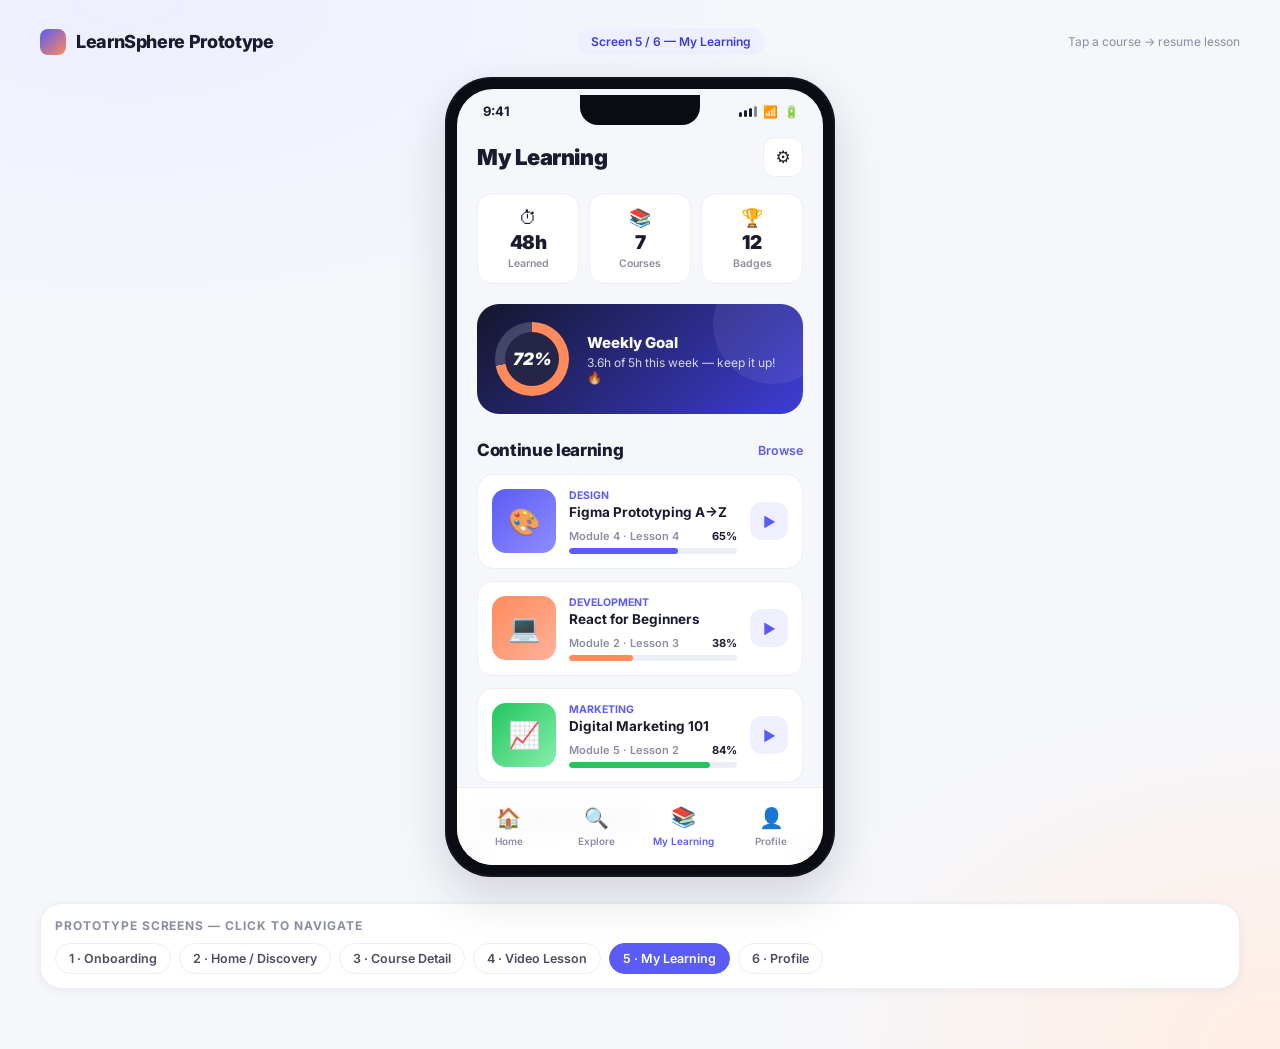
<file: codealpha-ux-prototype/prototype/dashboard.html>
<!DOCTYPE html>
<html lang="en">
<head>
<meta charset="UTF-8">
<meta name="viewport" content="width=device-width, initial-scale=1.0">
<title>LearnSphere — My Learning Dashboard</title>
<link rel="preconnect" href="https://fonts.googleapis.com">
<link href="https://fonts.googleapis.com/css2?family=Inter:wght@400;500;600;700;800;900&display=swap" rel="stylesheet">
<link rel="stylesheet" href="style.css">
<style>
  .db-header { padding: 4px 20px 0; display:flex; align-items:center; justify-content:space-between; }
  .db-header h1 { font-size:22px; font-weight:900; letter-spacing:-.02em; }
  .db-header .ico-btn { width:40px;height:40px;border-radius:12px;background:#fff;border:1px solid var(--line);display:flex;align-items:center;justify-content:center;font-size:17px; }

  /* Stats row */
  .db-stats { display:grid; grid-template-columns:1fr 1fr 1fr; gap:10px; padding: 16px 20px 4px; }
  .db-stat { background:#fff; border:1px solid var(--line); border-radius:var(--r-md); padding:13px 12px; text-align:center; }
  .db-stat .v { font-size:19px; font-weight:900; letter-spacing:-.02em; }
  .db-stat .l { font-size:10.5px; color:var(--muted); font-weight:600; margin-top:3px; }
  .db-stat .e { font-size:18px; margin-bottom:3px; }

  /* Weekly goal ring card */
  .db-goal { margin: 16px 20px 0; padding:18px; border-radius:var(--r-lg); background:linear-gradient(135deg,#15162B,#3D3DD6); color:#fff; display:flex; align-items:center; gap:18px; position:relative; overflow:hidden; }
  .db-goal .ring { width:74px;height:74px;border-radius:50%; flex-shrink:0; background: conic-gradient(var(--accent) 0% 72%, rgba(255,255,255,.18) 72% 100%); display:flex;align-items:center;justify-content:center; }
  .db-goal .ring i { width:54px;height:54px;border-radius:50%; background:#252647; display:flex;align-items:center;justify-content:center; font-weight:900; font-size:17px; }
  .db-goal .t { font-size:15px; font-weight:800; }
  .db-goal .s { font-size:12px; opacity:.8; margin-top:3px; }
  .db-goal .blob { position:absolute; width:120px;height:120px;border-radius:50%; background:rgba(255,255,255,.07); top:-40px; right:-30px; }

  /* In progress course list */
  .db-course { display:flex; gap:13px; padding:14px; background:#fff; border:1px solid var(--line); border-radius:var(--r-md); margin: 0 20px 12px; }
  .db-course .thumb { width:64px;height:64px;border-radius:14px; display:flex;align-items:center;justify-content:center; font-size:26px; flex-shrink:0; }
  .db-course .info { flex:1; min-width:0; }
  .db-course .cat { font-size:10.5px; font-weight:700; color:var(--primary); text-transform:uppercase; }
  .db-course .ttl { font-size:13.5px; font-weight:700; line-height:1.25; margin:2px 0 8px; }
  .db-course .pr { display:flex; justify-content:space-between; font-size:11px; color:var(--muted); margin-bottom:5px; font-weight:600; }
  .db-course .pr b { color:var(--ink); }
  .db-course .play { width:38px;height:38px;border-radius:12px; background:var(--primary-soft); color:var(--primary); display:flex;align-items:center;justify-content:center; font-size:14px; align-self:center; flex-shrink:0; }

  /* Achievements */
  .db-ach { display:flex; gap:12px; overflow-x:auto; padding: 4px 20px 6px; margin:0 -20px; }
  .db-ach::-webkit-scrollbar{ display:none; }
  .db-ach .a { flex-shrink:0; width:108px; background:#fff; border:1px solid var(--line); border-radius:var(--r-md); padding:14px 10px; text-align:center; }
  .db-ach .a .em { font-size:26px; }
  .db-ach .a .nm { font-size:11px; font-weight:700; margin-top:6px; line-height:1.25; }
  .db-ach .a .dt { font-size:9.5px; color:var(--muted); margin-top:3px; }
  .db-ach .a.locked { opacity:.45; }

  /* Activity chart (simple bars) */
  .db-chart { margin: 0 20px; background:#fff; border:1px solid var(--line); border-radius:var(--r-md); padding:16px; }
  .db-chart .h { display:flex; justify-content:space-between; align-items:center; }
  .db-chart .h .t { font-size:14px; font-weight:800; }
  .db-chart .h .v { font-size:12px; color:var(--primary); font-weight:700; }
  .db-chart .bars { display:flex; align-items:flex-end; gap:8px; height:90px; margin-top:14px; }
  .db-chart .bars .b { flex:1; background:var(--primary-soft); border-radius:6px 6px 0 0; position:relative; }
  .db-chart .bars .b i { display:block; width:100%; background:var(--primary); border-radius:6px 6px 0 0; }
  .db-chart .lbl { display:flex; justify-content:space-between; font-size:10px; color:var(--muted); margin-top:8px; font-weight:600; }
</style>
<script src="https://sites.super.myninja.ai/_assets/ninja-daytona-script.js"></script>
</head>
<body>
<div class="stage">
  <div class="proto-meta">
    <div class="brand"><span class="dot"></span> LearnSphere Prototype</div>
    <div class="screen-tag">Screen 5 / 6 — My Learning</div>
    <div class="hint">Tap a course → resume lesson</div>
  </div>

  <div class="phone">
    <div class="notch"></div>
    <div class="screen">
      <div class="statusbar"><span>9:41</span>
        <div class="right"><div class="bars"><span></span><span></span><span></span><span></span></div><span>📶</span><span>🔋</span></div>
      </div>

      <div class="app-body">
        <div class="db-header">
          <h1>My Learning</h1>
          <a class="ico-btn" href="profile.html">⚙️</a>
        </div>

        <!-- Stats -->
        <div class="db-stats">
          <div class="db-stat"><div class="e">⏱</div><div class="v">48h</div><div class="l">Learned</div></div>
          <div class="db-stat"><div class="e">📚</div><div class="v">7</div><div class="l">Courses</div></div>
          <div class="db-stat"><div class="e">🏆</div><div class="v">12</div><div class="l">Badges</div></div>
        </div>

        <!-- Weekly goal -->
        <div class="db-goal">
          <span class="blob"></span>
          <div class="ring"><i>72%</i></div>
          <div>
            <div class="t">Weekly Goal</div>
            <div class="s">3.6h of 5h this week — keep it up! 🔥</div>
          </div>
        </div>

        <!-- In progress -->
        <div class="section-title"><h3>Continue learning</h3><a href="home.html">Browse</a></div>

        <a class="db-course" href="lesson.html">
          <div class="thumb" style="background:linear-gradient(135deg,#5B5BF5,#8E8EFF);">🎨</div>
          <div class="info">
            <div class="cat">Design</div>
            <div class="ttl">Figma Prototyping A→Z</div>
            <div class="pr"><span>Module 4 · Lesson 4</span><b>65%</b></div>
            <div class="bar"><i style="width:65%"></i></div>
          </div>
          <span class="play">▶</span>
        </a>

        <a class="db-course" href="lesson.html">
          <div class="thumb" style="background:linear-gradient(135deg,#FF8A5C,#FFB199);">💻</div>
          <div class="info">
            <div class="cat">Development</div>
            <div class="ttl">React for Beginners</div>
            <div class="pr"><span>Module 2 · Lesson 3</span><b>38%</b></div>
            <div class="bar"><i style="width:38%;background:var(--accent)"></i></div>
          </div>
          <span class="play">▶</span>
        </a>

        <a class="db-course" href="lesson.html">
          <div class="thumb" style="background:linear-gradient(135deg,#22C55E,#86EFAC);">📈</div>
          <div class="info">
            <div class="cat">Marketing</div>
            <div class="ttl">Digital Marketing 101</div>
            <div class="pr"><span>Module 5 · Lesson 2</span><b>84%</b></div>
            <div class="bar"><i style="width:84%;background:var(--success)"></i></div>
          </div>
          <span class="play">▶</span>
        </a>

        <!-- Weekly activity chart -->
        <div class="section-title"><h3>This week's activity</h3></div>
        <div class="db-chart">
          <div class="h"><span class="t">Learning hours</span><span class="v">+18% vs last week</span></div>
          <div class="bars">
            <div class="b"><i style="height:40%"></i></div>
            <div class="b"><i style="height:65%"></i></div>
            <div class="b"><i style="height:30%"></i></div>
            <div class="b"><i style="height:80%"></i></div>
            <div class="b"><i style="height:55%"></i></div>
            <div class="b"><i style="height:95%;background:var(--accent)"></i></div>
            <div class="b"><i style="height:20%"></i></div>
          </div>
          <div class="lbl"><span>M</span><span>T</span><span>W</span><span>T</span><span>F</span><span>S</span><span>S</span></div>
        </div>

        <!-- Achievements -->
        <div class="section-title"><h3>Achievements</h3><a href="profile.html">All</a></div>
        <div class="db-ach">
          <div class="a"><div class="em">🔥</div><div class="nm">7-Day Streak</div><div class="dt">Earned today</div></div>
          <div class="a"><div class="em">⚡</div><div class="nm">Fast Learner</div><div class="dt">2 days ago</div></div>
          <div class="a"><div class="em">🎯</div><div class="nm">Goal Crusher</div><div class="dt">Last week</div></div>
          <div class="a locked"><div class="em">💎</div><div class="nm">100h Club</div><div class="dt">52h to go</div></div>
        </div>
      </div>

      <nav class="tabbar">
        <a href="home.html"><span class="ico">🏠</span>Home</a>
        <a href="home.html"><span class="ico">🔍</span>Explore</a>
        <a class="active" href="dashboard.html"><span class="ico">📚</span>My Learning</a>
        <a href="profile.html"><span class="ico">👤</span>Profile</a>
      </nav>
    </div>
  </div>

  <div class="screen-nav">
    <h4>Prototype screens — click to navigate</h4>
    <div class="links">
      <a href="index.html">1 · Onboarding</a>
      <a href="home.html">2 · Home / Discovery</a>
      <a href="course-detail.html">3 · Course Detail</a>
      <a href="lesson.html">4 · Video Lesson</a>
      <a class="current" href="dashboard.html">5 · My Learning</a>
      <a href="profile.html">6 · Profile</a>
    </div>
  </div>
</div>
</body>
</html>
</file>
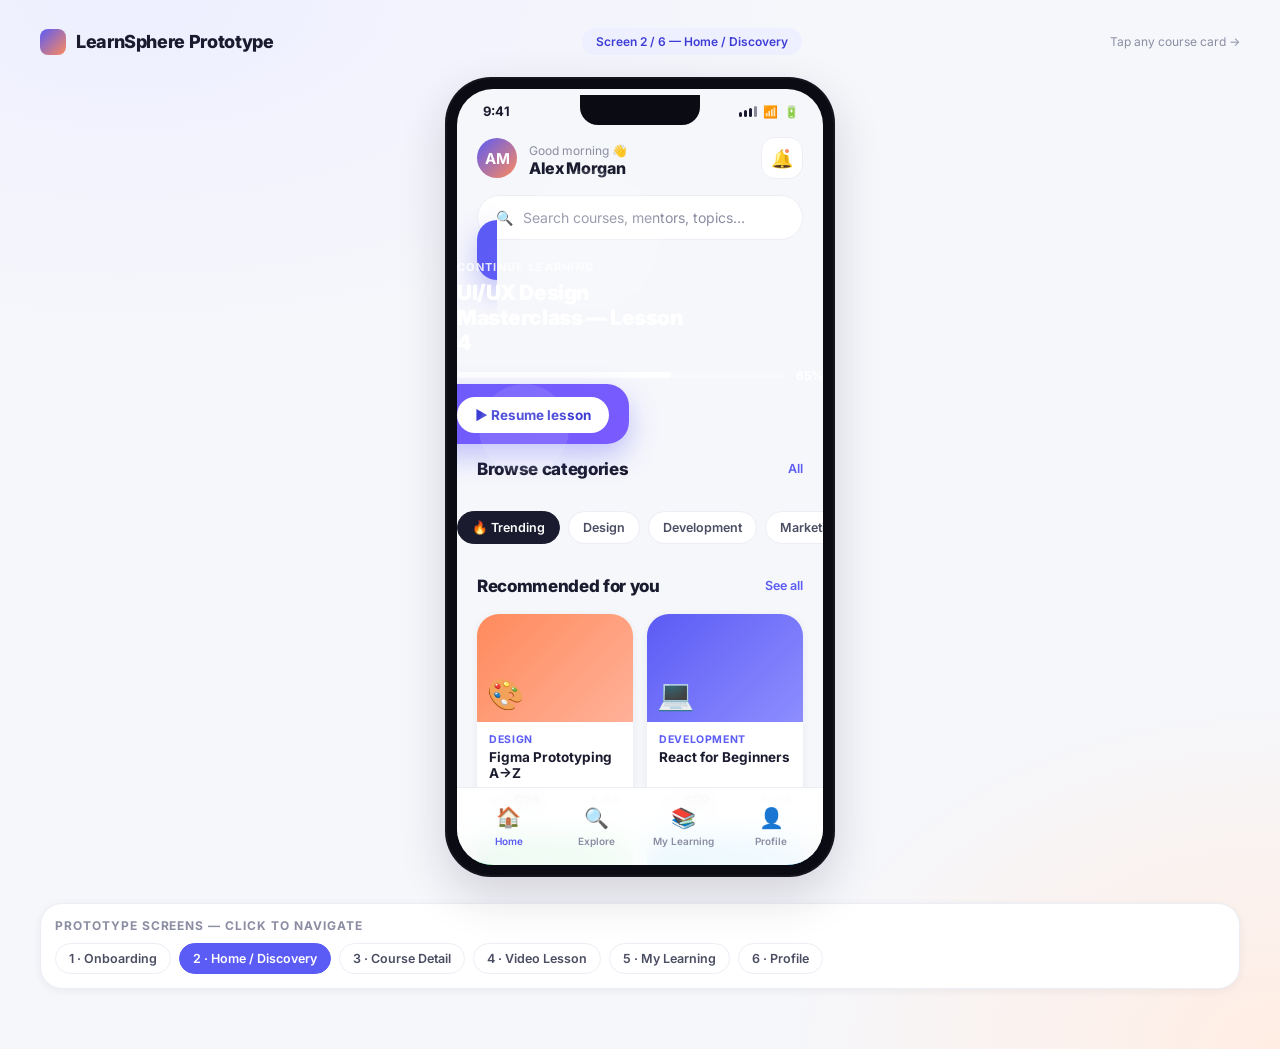
<file: codealpha-ux-prototype/prototype/home.html>
<!DOCTYPE html>
<html lang="en">
<head>
<meta charset="UTF-8">
<meta name="viewport" content="width=device-width, initial-scale=1.0">
<title>LearnSphere — Home</title>
<link rel="preconnect" href="https://fonts.googleapis.com">
<link href="https://fonts.googleapis.com/css2?family=Inter:wght@400;500;600;700;800;900&display=swap" rel="stylesheet">
<link rel="stylesheet" href="style.css">
<style>
  /* Home specific */
  .topbar { display:flex; align-items:center; justify-content:space-between; padding: 4px 20px 0; }
  .topbar .greet-wrap { display:flex; align-items:center; gap:12px; }
  .topbar .bell { width:42px;height:42px;border-radius:14px; background:#fff; border:1px solid var(--line); display:flex;align-items:center;justify-content:center; font-size:18px; position:relative; }
  .topbar .bell .badge { position:absolute; top:9px; right:11px; width:8px;height:8px;border-radius:50%; background:var(--accent); border:2px solid #fff; }

  .hero-card { margin: 18px 20px 0; padding: 20px; border-radius: var(--r-lg);
    background: linear-gradient(135deg, var(--primary) 0%, #7A5BFF 100%); color:#fff; position:relative; overflow:hidden;
    box-shadow: var(--shadow-primary); }
  .hero-card .blob { position:absolute; width:140px;height:140px;border-radius:50%; background:rgba(255,255,255,.14); top:-50px; right:-30px; }
  .hero-card .blob2 { position:absolute; width:90px;height:90px;border-radius:50%; background:rgba(255,255,255,.10); bottom:-30px; right:60px; }
  .hero-card .eyebrow { font-size:11px; font-weight:700; letter-spacing:.12em; text-transform:uppercase; opacity:.85; }
  .hero-card h2 { font-size:21px; font-weight:900; line-height:1.2; margin-top:6px; max-width:230px; letter-spacing:-.02em; }
  .hero-card .cta { display:inline-flex; align-items:center; gap:8px; margin-top:14px; background:#fff; color:var(--primary-dark); padding:10px 18px; border-radius:99px; font-weight:700; font-size:13.5px; }

  .chips { display:flex; gap:8px; overflow-x:auto; padding: 18px 20px 6px; margin:0 -20px; }
  .chips::-webkit-scrollbar{ display:none; }

  .course-grid { display:grid; grid-template-columns: 1fr 1fr; gap:14px; padding: 4px 20px; }
  .course-card .thumb { height:108px; border-radius: 14px 14px 0 0; display:flex; align-items:flex-end; padding:10px; font-size:30px; }
  .course-card .body { padding: 11px 12px 13px; }
  .course-card .cat { font-size:10.5px; font-weight:700; color:var(--primary); text-transform:uppercase; letter-spacing:.06em; }
  .course-card .title { font-size:13.5px; font-weight:700; margin-top:3px; line-height:1.25; min-height:34px; }
  .course-card .meta { display:flex; align-items:center; justify-content:space-between; margin-top:9px; }
  .course-card .price { font-size:13px; font-weight:800; color:var(--ink); }
  .course-card .price s { color:var(--muted); font-weight:500; font-size:11px; margin-right:4px; }
  .course-card .rating { font-size:11px; font-weight:600; color:var(--ink-2); display:flex; align-items:center; gap:3px; }

  .feat-card { margin: 0 20px; }
  .feat-card .thumb { height:120px; display:flex; align-items:center; justify-content:center; font-size:44px; position:relative; }
  .feat-card .play { position:absolute; width:46px;height:46px;border-radius:50%; background:rgba(255,255,255,.9); display:flex;align-items:center;justify-content:center; font-size:16px; color:var(--primary); }
  .feat-card .body { padding: 14px 16px 16px; }
  .feat-card .tag { display:inline-block; font-size:10px; font-weight:700; color:var(--accent); background:var(--accent-soft); padding:4px 9px; border-radius:99px; }
  .feat-card h4 { font-size:16px; font-weight:800; margin-top:8px; letter-spacing:-.02em; }
  .feat-card .row { display:flex; align-items:center; gap:10px; margin-top:8px; font-size:12px; color:var(--muted); }
  .feat-card .row .avatar{ width:26px;height:26px;font-size:11px; }
  .feat-card .progress { margin-top:12px; }
  .feat-card .progress .bar { margin-top:6px; }
  .feat-card .progress .lab { display:flex; justify-content:space-between; font-size:11px; color:var(--muted); margin-top:5px; }
  .feat-card .progress .lab b { color:var(--primary); }
</style>
<script src="https://sites.super.myninja.ai/_assets/ninja-daytona-script.js"></script>
</head>
<body>
<div class="stage">

  <div class="proto-meta">
    <div class="brand"><span class="dot"></span> LearnSphere Prototype</div>
    <div class="screen-tag">Screen 2 / 6 — Home / Discovery</div>
    <div class="hint">Tap any course card →</div>
  </div>

  <div class="phone">
    <div class="notch"></div>
    <div class="screen">
      <div class="statusbar">
        <span>9:41</span>
        <div class="right"><div class="bars"><span></span><span></span><span></span><span></span></div><span>📶</span><span>🔋</span></div>
      </div>

      <div class="app-body">
        <!-- Top bar -->
        <div class="topbar">
          <div class="greet-wrap">
            <div class="avatar">AM</div>
            <div>
              <div class="sub-greet" style="font-size:12px;">Good morning 👋</div>
              <div style="font-size:16px;font-weight:800;letter-spacing:-.02em;">Alex Morgan</div>
            </div>
          </div>
          <a class="bell" href="profile.html"><span>🔔</span><span class="badge"></span></a>
        </div>

        <!-- Search -->
        <div class="container" style="margin-top:16px;">
          <a class="search" href="course-detail.html"><span>🔍</span> Search courses, mentors, topics…</a>
        </div>

        <!-- Continue learning hero -->
        <a class="hero-card" href="lesson.html">
          <span class="blob"></span><span class="blob2"></span>
          <div class="eyebrow">Continue Learning</div>
          <h2>UI/UX Design Masterclass — Lesson 4</h2>
          <div style="display:flex;align-items:center;gap:10px;margin-top:12px;">
            <div class="bar" style="flex:1;background:rgba(255,255,255,.25);"><i style="width:65%;background:#fff;"></i></div>
            <span style="font-size:12px;font-weight:700;">65%</span>
          </div>
          <span class="cta">▶ Resume lesson</span>
        </a>

        <!-- Categories -->
        <div class="section-title"><h3>Browse categories</h3><a href="course-detail.html">All</a></div>
        <div class="chips">
          <span class="chip active">🔥 Trending</span>
          <span class="chip">Design</span>
          <span class="chip">Development</span>
          <span class="chip">Marketing</span>
          <span class="chip">Business</span>
          <span class="chip">Data</span>
        </div>

        <!-- Featured / Recommended -->
        <div class="section-title"><h3>Recommended for you</h3><a href="course-detail.html">See all</a></div>
        <div class="course-grid">
          <a class="card course-card" href="course-detail.html">
            <div class="thumb" style="background:linear-gradient(135deg,#FF8A5C,#FFB199);">🎨</div>
            <div class="body">
              <div class="cat">Design</div>
              <div class="title">Figma Prototyping A→Z</div>
              <div class="meta">
                <div class="price"><s>$49</s>$24</div>
                <div class="rating">★ 4.9</div>
              </div>
            </div>
          </a>
          <a class="card course-card" href="course-detail.html">
            <div class="thumb" style="background:linear-gradient(135deg,#5B5BF5,#8E8EFF);">💻</div>
            <div class="body">
              <div class="cat">Development</div>
              <div class="title">React for Beginners</div>
              <div class="meta">
                <div class="price"><s>$59</s>$29</div>
                <div class="rating">★ 4.8</div>
              </div>
            </div>
          </a>
          <a class="card course-card" href="course-detail.html">
            <div class="thumb" style="background:linear-gradient(135deg,#22C55E,#86EFAC);">📈</div>
            <div class="body">
              <div class="cat">Marketing</div>
              <div class="title">Digital Marketing 101</div>
              <div class="meta">
                <div class="price">$19</div>
                <div class="rating">★ 4.7</div>
              </div>
            </div>
          </a>
          <a class="card course-card" href="course-detail.html">
            <div class="thumb" style="background:linear-gradient(135deg,#0EA5E9,#7DD3FC);">📊</div>
            <div class="body">
              <div class="cat">Data</div>
              <div class="title">Data Analytics with SQL</div>
              <div class="meta">
                <div class="price">$39</div>
                <div class="rating">★ 4.8</div>
              </div>
            </div>
          </a>
        </div>

        <!-- Featured large card -->
        <div class="section-title"><h3>Top pick this week</h3></div>
        <a class="card feat-card" href="course-detail.html">
          <div class="thumb" style="background:linear-gradient(135deg,#15162B,#3D3DD6);">🧠<span class="play">▶</span></div>
          <div class="body">
            <span class="tag">⭐ Bestseller</span>
            <h4>The Complete Product Design Bootcamp</h4>
            <div class="row">
              <div class="avatar">SK</div>
              <span>Sara Khan</span><span>·</span><span>32h · 84 lessons</span>
            </div>
            <div class="progress">
              <div class="bar"><i style="width:72%"></i></div>
              <div class="lab"><span>12k enrolled</span><b>72% match</b></div>
            </div>
          </div>
        </a>
      </div>

      <!-- Tab bar -->
      <nav class="tabbar">
        <a class="active" href="home.html"><span class="ico">🏠</span>Home</a>
        <a href="home.html"><span class="ico">🔍</span>Explore</a>
        <a href="dashboard.html"><span class="ico">📚</span>My Learning</a>
        <a href="profile.html"><span class="ico">👤</span>Profile</a>
      </nav>
    </div>
  </div>

  <div class="screen-nav">
    <h4>Prototype screens — click to navigate</h4>
    <div class="links">
      <a href="index.html">1 · Onboarding</a>
      <a class="current" href="home.html">2 · Home / Discovery</a>
      <a href="course-detail.html">3 · Course Detail</a>
      <a href="lesson.html">4 · Video Lesson</a>
      <a href="dashboard.html">5 · My Learning</a>
      <a href="profile.html">6 · Profile</a>
    </div>
  </div>

</div>
</body>
</html>
</file>
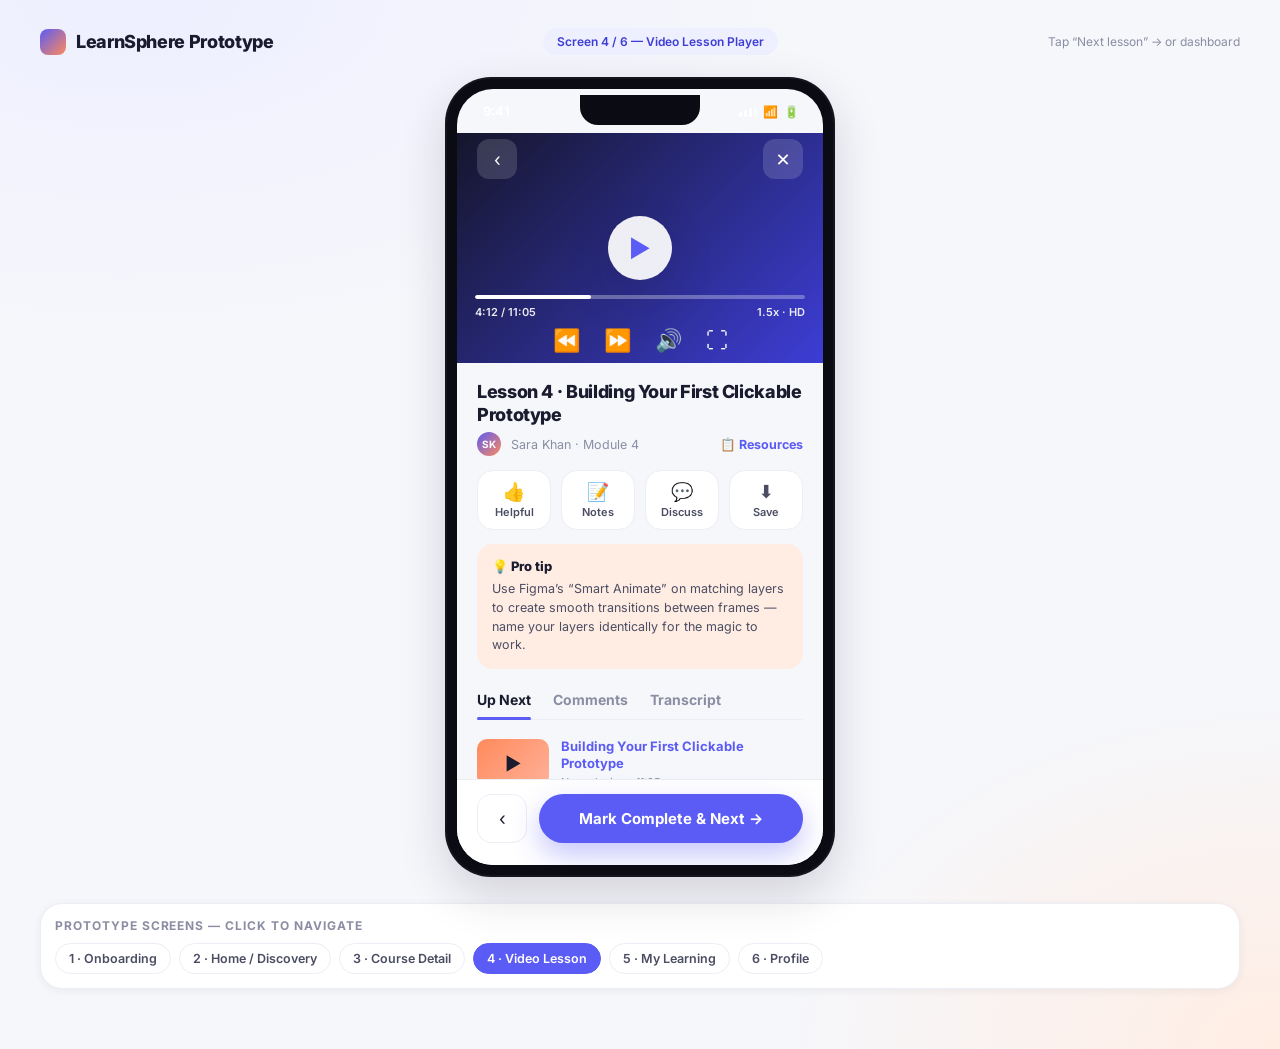
<file: codealpha-ux-prototype/prototype/lesson.html>
<!DOCTYPE html>
<html lang="en">
<head>
<meta charset="UTF-8">
<meta name="viewport" content="width=device-width, initial-scale=1.0">
<title>LearnSphere — Video Lesson</title>
<link rel="preconnect" href="https://fonts.googleapis.com">
<link href="https://fonts.googleapis.com/css2?family=Inter:wght@400;500;600;700;800;900&display=swap" rel="stylesheet">
<link rel="stylesheet" href="style.css">
<style>
  .vid-stage { position:relative; height: 230px; background: linear-gradient(135deg,#15162B,#3D3DD6); display:flex; align-items:center; justify-content:center; }
  .vid-stage .play { width:64px;height:64px;border-radius:50%; background:rgba(255,255,255,.92); display:flex;align-items:center;justify-content:center; font-size:24px; color:var(--primary); box-shadow:var(--shadow-lg); }
  .vid-topnav { position:absolute; top:6px; left:0; right:0; display:flex; justify-content:space-between; padding: 0 20px; }
  .vid-topnav a { width:40px;height:40px;border-radius:12px; background:rgba(255,255,255,.15); color:#fff; display:flex;align-items:center;justify-content:center; font-size:18px; backdrop-filter:blur(4px); }
  .vid-controls { position:absolute; bottom:10px; left:0; right:0; padding: 0 18px; color:#fff; }
  .vid-controls .timeline { height:4px; background:rgba(255,255,255,.3); border-radius:99px; overflow:hidden; }
  .vid-controls .timeline i { display:block; width:35%; height:100%; background:#fff; border-radius:99px; }
  .vid-controls .time { display:flex; justify-content:space-between; font-size:11px; font-weight:600; margin-top:6px; opacity:.9; }
  .vid-controls .btns { display:flex; align-items:center; justify-content:center; gap:24px; margin-top:8px; font-size:22px; }

  .vid-body { padding: 18px 20px 100px; }
  .vid-title { font-size:18px; font-weight:800; letter-spacing:-.02em; line-height:1.25; }
  .vid-sub { font-size:12.5px; color:var(--muted); margin-top:6px; display:flex; align-items:center; gap:10px; }
  .vid-sub .avatar { width:24px;height:24px;font-size:10px; }

  .vid-actions { display:flex; gap:10px; margin-top:14px; }
  .vid-actions .act { flex:1; display:flex; flex-direction:column; align-items:center; gap:3px; font-size:11px; font-weight:600; color:var(--ink-2); padding:10px; background:#fff; border:1px solid var(--line); border-radius:var(--r-md); }
  .vid-actions .act .e { font-size:18px; }

  .vid-tabs { display:flex; gap:22px; margin: 22px 0 6px; border-bottom:1px solid var(--line); }
  .vid-tabs a { font-size:14px; font-weight:700; color:var(--muted); padding-bottom:11px; position:relative; }
  .vid-tabs a.on { color:var(--ink); }
  .vid-tabs a.on::after { content:''; position:absolute; bottom:-1px; left:0; right:0; height:3px; background:var(--primary); border-radius:99px; }

  .up-next li { display:flex; align-items:center; gap:12px; padding:12px 0; border-bottom:1px solid var(--line); }
  .up-next li .thumb { width:72px;height:48px;border-radius:10px; background:linear-gradient(135deg,#5B5BF5,#8E8EFF); display:flex;align-items:center;justify-content:center; font-size:18px; flex-shrink:0; }
  .up-next li .t { font-size:13px; font-weight:700; line-height:1.3; }
  .up-next li .d { font-size:11px; color:var(--muted); margin-top:3px; }
  .up-next li .dur { margin-left:auto; font-size:11px; color:var(--muted); font-weight:600; }
  .up-next li.now .thumb { background:linear-gradient(135deg,#FF8A5C,#FFB199); }
  .up-next li.now .t { color:var(--primary); }

  .vid-note { background:var(--accent-soft); border-radius:var(--r-md); padding:14px 15px; margin-top:14px; }
  .vid-note h5 { font-size:13px; font-weight:800; color:var(--ink); display:flex; align-items:center; gap:7px; }
  .vid-note p { font-size:12.5px; color:var(--ink-2); margin-top:6px; line-height:1.5; }

  .vid-bottom { position:absolute; bottom:0; left:0; right:0; background:#fff; border-top:1px solid var(--line); padding:14px 20px 22px; display:flex; gap:12px; z-index:30; }
  .vid-bottom .prev { width:50px; display:flex; align-items:center; justify-content:center; border:1px solid var(--line); border-radius:14px; font-size:18px; }
  .vid-bottom .next { flex:1; }
</style>
<script src="https://sites.super.myninja.ai/_assets/ninja-daytona-script.js"></script>
</head>
<body>
<div class="stage">
  <div class="proto-meta">
    <div class="brand"><span class="dot"></span> LearnSphere Prototype</div>
    <div class="screen-tag">Screen 4 / 6 — Video Lesson Player</div>
    <div class="hint">Tap “Next lesson” → or dashboard</div>
  </div>

  <div class="phone">
    <div class="notch"></div>
    <div class="screen">
      <div class="statusbar" style="color:#fff;"><span>9:41</span>
        <div class="right" style="color:#fff;"><div class="bars"><span style="background:#fff;"></span><span style="background:#fff;"></span><span style="background:#fff;"></span><span style="background:#fff;"></span></div><span>📶</span><span>🔋</span></div>
      </div>

      <div class="app-body" style="padding-bottom:84px;">
        <!-- Video -->
        <div class="vid-stage">
          <div class="vid-topnav">
            <a href="course-detail.html">‹</a>
            <a href="dashboard.html">✕</a>
          </div>
          <a class="play" href="lesson.html">▶</a>
          <div class="vid-controls">
            <div class="timeline"><i></i></div>
            <div class="time"><span>4:12 / 11:05</span><span>1.5x · HD</span></div>
            <div class="btns"><span>⏪</span><span>⏩</span><span>🔊</span><span>⛶</span></div>
          </div>
        </div>

        <div class="vid-body">
          <div class="vid-title">Lesson 4 · Building Your First Clickable Prototype</div>
          <div class="vid-sub">
            <div class="avatar">SK</div> Sara Khan · Module 4
            <span style="margin-left:auto;color:var(--primary);font-weight:700;">📋 Resources</span>
          </div>

          <div class="vid-actions">
            <a class="act" href="lesson.html"><span class="e">👍</span> Helpful</a>
            <a class="act" href="lesson.html"><span class="e">📝</span> Notes</a>
            <a class="act" href="lesson.html"><span class="e">💬</span> Discuss</a>
            <a class="act" href="lesson.html"><span class="e">⬇️</span> Save</a>
          </div>

          <div class="vid-note">
            <h5>💡 Pro tip</h5>
            <p>Use Figma’s “Smart Animate” on matching layers to create smooth transitions between frames — name your layers identically for the magic to work.</p>
          </div>

          <div class="vid-tabs">
            <a class="on">Up Next</a><a>Comments</a><a>Transcript</a>
          </div>

          <ul class="up-next">
            <li class="now">
              <span class="thumb">▶</span>
              <div><div class="t">Building Your First Clickable Prototype</div><div class="d">Now playing · 11:05</div></div>
            </li>
            <li>
              <span class="thumb">🎨</span>
              <div><div class="t">Adding transitions & micro-interactions</div><div class="d">Lesson 5 · 9:48</div></div>
              <span class="dur">9:48</span>
            </li>
            <li>
              <span class="thumb">⚙️</span>
              <div><div class="t">Component variants in depth</div><div class="d">Lesson 6 · 14:22</div></div>
              <span class="dur">14:22</span>
            </li>
            <li>
              <span class="thumb">📦</span>
              <div><div class="t">Developer handoff checklist</div><div class="d">Lesson 7 · 7:30</div></div>
              <span class="dur">7:30</span>
            </li>
          </ul>
        </div>
      </div>

      <div class="vid-bottom">
        <a class="prev" href="course-detail.html">‹</a>
        <a class="btn btn-primary next" href="dashboard.html">Mark Complete & Next →</a>
      </div>
    </div>
  </div>

  <div class="screen-nav">
    <h4>Prototype screens — click to navigate</h4>
    <div class="links">
      <a href="index.html">1 · Onboarding</a>
      <a href="home.html">2 · Home / Discovery</a>
      <a href="course-detail.html">3 · Course Detail</a>
      <a class="current" href="lesson.html">4 · Video Lesson</a>
      <a href="dashboard.html">5 · My Learning</a>
      <a href="profile.html">6 · Profile</a>
    </div>
  </div>
</div>
</body>
</html>
</file>
<file: codealpha-ux-prototype/design-explanation/doc.css>
/* ============================================================
   LearnSphere — Design Explanation Document
   Print-ready A4 styling for PDF export
   ============================================================ */
@page {
  size: A4;
  margin: 16mm 14mm 18mm 14mm;
}

:root {
  --primary: #5B5BF5;
  --primary-dark: #3D3DD6;
  --primary-soft: #EEEFFF;
  --accent: #FF8A5C;
  --accent-soft: #FFEDE3;
  --ink: #1A1B2E;
  --ink-2: #4B4D63;
  --muted: #8B8DA3;
  --line: #E6E8F0;
  --bg: #FFFFFF;
  --bg-soft: #F6F7FB;
}

* { box-sizing: border-box; margin: 0; padding: 0; }

html { -webkit-print-color-adjust: exact; print-color-adjust: exact; }

body {
  font-family: 'Inter', 'Segoe UI', system-ui, sans-serif;
  color: var(--ink);
  background: #e9ebf2;
  line-height: 1.5;
  font-size: 10.5px;
}

/* Each page is an A4 sheet */
.page {
  width: 186mm;
  height: 271mm;
  background: #fff;
  margin: 0 auto 10mm;
  padding: 13mm 14mm;
  box-shadow: 0 4px 24px rgba(0,0,0,.10);
  position: relative;
  page-break-after: always;
  page-break-inside: avoid;
  overflow: hidden;
}
.page:last-child { page-break-after: auto; }

/* Page header band */
.page-band {
  display: flex;
  align-items: center;
  justify-content: space-between;
  padding-bottom: 12px;
  border-bottom: 2px solid var(--ink);
  margin-bottom: 18px;
}
.page-band .left { display: flex; align-items: center; gap: 10px; }
.page-band .logo {
  width: 30px; height: 30px; border-radius: 8px;
  background: linear-gradient(135deg, var(--primary), var(--accent));
}
.page-band .brand { font-weight: 800; font-size: 15px; letter-spacing: -.02em; }
.page-band .brand span { color: var(--muted); font-weight: 600; font-size: 11px; display:block; }
.page-band .pgnum {
  background: var(--ink); color: #fff; font-weight: 700;
  font-size: 11px; padding: 5px 12px; border-radius: 99px;
}

/* Footer */
.page-foot {
  position: absolute; bottom: 7mm; left: 14mm; right: 14mm;
  display: flex; justify-content: space-between;
  font-size: 9.5px; color: var(--muted); border-top: 1px solid var(--line); padding-top: 7px;
}

/* Typography */
h1 { font-size: 26px; font-weight: 900; letter-spacing: -.03em; line-height: 1.1; }
h2 { font-size: 15.5px; font-weight: 800; letter-spacing: -.02em; margin: 16px 0 8px; }
h3 { font-size: 12px; font-weight: 800; margin: 12px 0 5px; color: var(--ink); }
h4 { font-size: 10.5px; font-weight: 700; margin: 10px 0 4px; text-transform: uppercase; letter-spacing: .06em; color: var(--muted); }
p { margin-bottom: 7px; color: var(--ink-2); text-align: justify; }
strong { color: var(--ink); }
.lead { font-size: 11.5px; color: var(--ink-2); line-height: 1.55; }

ul.bul { list-style: none; margin: 5px 0 8px; }
ul.bul li { position: relative; padding-left: 16px; margin-bottom: 4px; color: var(--ink-2); }
ul.bul li::before { content: ''; position: absolute; left: 0; top: 8px; width: 7px; height: 7px; border-radius: 2px; background: var(--primary); }

a { color: var(--primary); }

/* Cover title block */
.cover-hero {
  background: linear-gradient(135deg, var(--primary) 0%, #7A5BFF 60%, var(--accent) 130%);
  border-radius: 18px;
  padding: 30px 28px;
  color: #fff;
  margin-bottom: 18px;
  position: relative;
  overflow: hidden;
}
.cover-hero .blob { position:absolute; width:160px;height:160px;border-radius:50%; background:rgba(255,255,255,.14); top:-60px; right:-40px; }
.cover-hero .eyebrow { font-size: 11px; font-weight: 700; letter-spacing: .14em; text-transform: uppercase; opacity: .9; }
.cover-hero h1 { color: #fff; margin-top: 4px; }
.cover-hero .sub { font-size: 11.5px; opacity: .92; margin-top: 6px; max-width: 85%; }
.cover-hero .meta { display: flex; gap: 18px; margin-top: 12px; font-size: 10px; }
.cover-hero .meta b { display: block; font-size: 12px; font-weight: 800; }

/* Cards / boxes */
.box {
  background: var(--bg-soft);
  border: 1px solid var(--line);
  border-radius: 12px;
  padding: 14px 16px;
  margin: 10px 0;
}
.box.accent { background: var(--accent-soft); border-color: #FCD9C5; }
.box.primary { background: var(--primary-soft); border-color: #D8D8FB; }

.grid2 { display: grid; grid-template-columns: 1fr 1fr; gap: 12px; }
.grid3 { display: grid; grid-template-columns: 1fr 1fr 1fr; gap: 10px; }

/* Color swatches */
.swatches { display: grid; grid-template-columns: repeat(6, 1fr); gap: 8px; margin: 10px 0; }
.swatch { border-radius: 10px; overflow: hidden; border: 1px solid var(--line); }
.swatch .chip { height: 46px; }
.swatch .info { padding: 6px 8px; font-size: 9px; }
.swatch .info b { display: block; font-size: 10px; }
.swatch .info span { color: var(--muted); }

/* Type scale */
.type-row { display: flex; align-items: baseline; gap: 12px; padding: 7px 0; border-bottom: 1px solid var(--line); }
.type-row .demo { flex-shrink: 0; min-width: 150px; }
.type-row .meta-t { font-size: 10px; color: var(--muted); }
.type-row .meta-t b { color: var(--ink); font-size: 11px; }

/* Persona card */
.persona { border: 1px solid var(--line); border-radius: 12px; padding: 12px; }
.persona .ph { display: flex; align-items: center; gap: 10px; margin-bottom: 8px; }
.persona .av { width: 38px; height: 38px; border-radius: 50%; background: linear-gradient(135deg,var(--primary),var(--accent)); color:#fff; display:flex;align-items:center;justify-content:center; font-weight:800; font-size:13px; flex-shrink:0; }
.persona .nm { font-size: 12.5px; font-weight: 800; }
.persona .rl { font-size: 10px; color: var(--muted); }
.persona p { font-size: 10.5px; margin-bottom: 5px; }

/* Wireframe blocks (CSS-drawn) */
.wf { border: 1.5px dashed var(--muted); border-radius: 12px; background: #FAFBFE; padding: 10px; }
.wf-row { display: flex; gap: 6px; margin-bottom: 6px; }
.wf-box { background: #E2E5F0; border-radius: 6px; }
.wf-box.dark { background: var(--ink); }
.wf-box.pri { background: var(--primary); opacity: .55; }
.wf-box.acc { background: var(--accent); opacity: .55; }
.wf-label { font-size: 8px; color: var(--muted); text-align: center; margin-top: 2px; }

/* Flow diagram */
.flow { display: flex; align-items: center; gap: 4px; flex-wrap: wrap; margin: 10px 0; }
.flow .node {
  border: 1.5px solid var(--primary); color: var(--primary-dark);
  background: var(--primary-soft); border-radius: 99px;
  padding: 6px 12px; font-size: 10px; font-weight: 700;
}
.flow .arr { color: var(--muted); font-size: 14px; font-weight: 700; }

/* Screen thumbnails grid (mini phone mockups drawn in CSS) */
.thumbs { display: grid; grid-template-columns: repeat(3, 1fr); gap: 12px; margin: 10px 0; }
.thumb-card { border: 1px solid var(--line); border-radius: 12px; overflow: hidden; }
.thumb-card .cap { padding: 6px 9px; font-size: 9.5px; font-weight: 700; background: var(--bg-soft); border-top: 1px solid var(--line); }
.mini-phone { height: 150px; padding: 8px; background: #F6F7FB; }
.mini-phone .mp-top { display:flex; justify-content:space-between; font-size:7px; font-weight:700; margin-bottom:6px; color:#888;}
.mini-phone .mp-box { border-radius:5px; background:#E2E5F0; margin-bottom:5px; }
.mini-phone .mp-box.pri { background: var(--primary); }
.mini-phone .mp-box.acc { background: var(--accent); }
.mini-phone .mp-tab { display:flex; justify-content:space-around; margin-top:auto; font-size:7px; color:#aaa; }
.mini-phone { display:flex; flex-direction:column; }

/* Mini phone variants per screen */
.mp-onb { background: linear-gradient(180deg,#EEEFFF,#F6F7FB); }
.mp-onb .mp-hero { width: 50px; height: 50px; border-radius: 12px; background: linear-gradient(135deg,var(--primary),var(--accent)); margin: 8px auto; }
.mp-onb .mp-line { height:6px;border-radius:99px;background:#E2E5F0;margin:3px 12px;}

.mp-home .mp-card { display:grid; grid-template-columns:1fr 1fr; gap:5px; padding:0 8px; }
.mp-home .mp-card .mp-box { height:30px; }

.mp-detail .mp-vid { height:50px; background: linear-gradient(135deg,#FF8A5C,#FFB199); border-radius:6px; margin-bottom:6px; }

.mp-lesson .mp-vid { height:48px; background: linear-gradient(135deg,#15162B,#3D3DD6); border-radius:6px; margin-bottom:5px; }

.mp-dash .mp-ring { width:32px;height:32px;border-radius:50%; background:conic-gradient(var(--accent) 0 72%, #E2E5F0 72% 100%); margin:4px auto; display:flex;align-items:center;justify-content:center;}
.mp-dash .mp-ring i { width:22px;height:22px;border-radius:50%;background:#fff; font-size:6px; display:flex;align-items:center;justify-content:center; font-weight:700;}

.mp-profile .mp-av { width:34px;height:34px;border-radius:50%; background:linear-gradient(135deg,var(--primary),var(--accent)); margin:-12px auto 4px; border:3px solid #fff; }
.mp-profile .mp-cover { height:28px; background:linear-gradient(135deg,var(--primary),#7A5BFF); border-radius:6px;}

/* Tags */
.tag { display:inline-block; font-size:9px; font-weight:700; padding:3px 8px; border-radius:99px; background:var(--primary-soft); color:var(--primary-dark); margin-right:4px; }
.tag.acc { background:var(--accent-soft); color:#C25A2A; }

/* Table */
table { width: 100%; border-collapse: collapse; margin: 8px 0; font-size: 10px; }
table th { text-align: left; background: var(--bg-soft); padding: 7px 9px; font-weight: 700; border-bottom: 2px solid var(--ink); font-size: 9.5px; text-transform: uppercase; letter-spacing: .04em; color: var(--muted); }
table td { padding: 7px 9px; border-bottom: 1px solid var(--line); color: var(--ink-2); }

/* Spacer */
.spacer { height: 8px; }
.divider { height:1px; background:var(--line); margin:14px 0; }
</file>
<file: codealpha-ux-prototype/prototype/style.css>
/* ============================================================
   LearnSphere — Online Learning Platform
   Design System / Global Styles
   CodeAlpha UI/UX Design Internship Mini Project
   ============================================================ */

/* ----------  Design Tokens  ---------- */
:root {
  /* Primary Brand Palette */
  --primary:        #5B5BF5;   /* Indigo — main brand       */
  --primary-dark:   #3D3DD6;
  --primary-light:  #8E8EFF;
  --primary-soft:   #EEEFFF;

  /* Accent */
  --accent:         #FF8A5C;   /* Warm coral — CTAs / highlights */
  --accent-soft:    #FFEDE3;

  /* Semantic */
  --success:        #22C55E;
  --warning:        #F5A623;
  --info:           #0EA5E9;

  /* Neutrals */
  --ink:            #1A1B2E;   /* Headings / primary text   */
  --ink-2:          #4B4D63;   /* Body text                 */
  --muted:          #8B8DA3;   /* Secondary / captions      */
  --line:           #ECEEF5;   /* Borders & dividers        */
  --surface:        #FFFFFF;   /* Cards                     */
  --bg:             #F6F7FB;   /* App background            */
  --bg-dark:        #15162B;   /* Dark sections             */

  /* Typography */
  --font-sans: 'Inter', 'Segoe UI', system-ui, -apple-system, sans-serif;
  --font-display: 'Inter', 'Segoe UI', system-ui, sans-serif;

  /* Radius */
  --r-sm: 10px;
  --r-md: 16px;
  --r-lg: 22px;
  --r-xl: 30px;
  --r-pill: 999px;

  /* Shadows */
  --shadow-sm: 0 2px 8px rgba(26,27,46,.06);
  --shadow-md: 0 8px 24px rgba(26,27,46,.10);
  --shadow-lg: 0 18px 48px rgba(26,27,46,.16);
  --shadow-primary: 0 12px 28px rgba(91,91,245,.35);
}

/* ----------  Reset & Base  ---------- */
* { box-sizing: border-box; margin: 0; padding: 0; }

html, body {
  font-family: var(--font-sans);
  color: var(--ink);
  background: var(--bg);
  -webkit-font-smoothing: antialiased;
  text-rendering: optimizeLegibility;
}

a { color: inherit; text-decoration: none; }
button { font-family: inherit; cursor: pointer; border: none; background: none; }
img { display: block; max-width: 100%; }
ul { list-style: none; }

/* ----------  Prototype Stage (phone frame look)  ---------- */
.stage {
  min-height: 100vh;
  background:
    radial-gradient(1200px 600px at 10% 0%, #EEEFFF 0%, transparent 55%),
    radial-gradient(1000px 700px at 100% 100%, #FFEDE3 0%, transparent 50%),
    #F6F7FB;
  display: flex;
  flex-direction: column;
  align-items: center;
  padding: 28px 16px 60px;
}

/* Top label bar shown above the phone — explains which screen this is */
.proto-meta {
  width: 100%;
  max-width: 1200px;
  display: flex;
  align-items: center;
  justify-content: space-between;
  flex-wrap: wrap;
  gap: 12px;
  margin-bottom: 22px;
}

.proto-meta .brand {
  display: flex; align-items: center; gap: 10px;
  font-weight: 800; letter-spacing: -.02em; font-size: 18px;
}
.proto-meta .brand .dot {
  width: 26px; height: 26px; border-radius: 8px;
  background: linear-gradient(135deg, var(--primary), var(--accent));
}
.proto-meta .screen-tag {
  font-size: 12px; font-weight: 600; color: var(--primary-dark);
  background: var(--primary-soft);
  padding: 6px 14px; border-radius: var(--r-pill);
}
.proto-meta .hint {
  font-size: 12px; color: var(--muted);
}

/* Phone frame */
.phone-wrap {
  display: flex;
  gap: 40px;
  align-items: flex-start;
  flex-wrap: wrap;
  justify-content: center;
}

.phone {
  position: relative;
  width: 390px;
  height: 800px;
  background: #0b0b14;
  border-radius: 46px;
  padding: 12px;
  box-shadow: var(--shadow-lg), 0 0 0 2px rgba(255,255,255,.04) inset;
  flex-shrink: 0;
}
.phone .notch {
  position: absolute;
  top: 18px; left: 50%; transform: translateX(-50%);
  width: 120px; height: 30px; background: #0b0b14;
  border-radius: 0 0 18px 18px; z-index: 50;
}
.phone .screen {
  width: 100%; height: 100%;
  background: var(--bg);
  border-radius: 36px;
  overflow: hidden;
  position: relative;
  display: flex;
  flex-direction: column;
}
/* status bar inside phone */
.statusbar {
  height: 44px; flex-shrink: 0;
  display: flex; align-items: center; justify-content: space-between;
  padding: 0 24px 0 26px;
  font-size: 13px; font-weight: 700; color: var(--ink);
  position: relative; z-index: 40;
}
.statusbar .right { display:flex; gap:6px; align-items:center; font-size:12px; }
.statusbar .bars { display:flex; gap:2px; align-items:flex-end; }
.statusbar .bars span { width:3px; background: var(--ink); border-radius:2px; }
.statusbar .bars span:nth-child(1){height:5px;} 
.statusbar .bars span:nth-child(2){height:7px;}
.statusbar .bars span:nth-child(3){height:9px;}
.statusbar .bars span:nth-child(4){height:11px;opacity:.5;}

/* Scrollable app body */
.app-body {
  flex: 1; overflow-y: auto; overflow-x: hidden;
  padding-bottom: 92px; /* space for tab bar */
}
.app-body::-webkit-scrollbar { width: 0; }

/* Bottom tab bar */
.tabbar {
  position: absolute; bottom: 0; left: 0; right: 0;
  height: 78px;
  background: rgba(255,255,255,.92);
  backdrop-filter: blur(12px);
  border-top: 1px solid var(--line);
  display: flex; align-items: flex-start; justify-content: space-around;
  padding: 12px 8px 0;
  z-index: 30;
}
.tabbar a {
  display:flex; flex-direction:column; align-items:center; gap:5px;
  font-size: 10px; font-weight: 600; color: var(--muted);
  flex: 1; padding: 6px 0; border-radius: 12px;
}
.tabbar a.active { color: var(--primary); }
.tabbar a .ico { font-size: 20px; }
.tabbar a.active .ico { transform: translateY(-1px); }

/* ----------  Reusable Components  ---------- */
.container { padding: 0 20px; }

.btn {
  display: inline-flex; align-items: center; justify-content: center; gap: 8px;
  padding: 15px 22px;
  border-radius: var(--r-pill);
  font-weight: 700; font-size: 15px;
  transition: transform .15s ease, box-shadow .15s ease, background .15s;
}
.btn:active { transform: scale(.97); }
.btn-primary {
  background: var(--primary); color: #fff;
  box-shadow: var(--shadow-primary);
}
.btn-accent {
  background: var(--accent); color: #fff;
  box-shadow: 0 12px 28px rgba(255,138,92,.35);
}
.btn-ghost {
  background: var(--primary-soft); color: var(--primary-dark);
}
.btn-outline {
  background: transparent; color: var(--ink);
  border: 1.5px solid var(--line);
}
.btn-block { display:flex; width:100%; }

.chip {
  display: inline-flex; align-items: center; gap: 6px;
  padding: 8px 14px; border-radius: var(--r-pill);
  font-size: 12.5px; font-weight: 600;
  background: #fff; color: var(--ink-2); border: 1px solid var(--line);
  white-space: nowrap;
}
.chip.active {
  background: var(--ink); color: #fff; border-color: var(--ink);
}

.card {
  background: var(--surface);
  border-radius: var(--r-lg);
  box-shadow: var(--shadow-sm);
  overflow: hidden;
}

.section-title {
  display:flex; align-items:center; justify-content: space-between;
  margin: 26px 20px 14px;
}
.section-title h3 { font-size: 17px; font-weight: 800; letter-spacing:-.02em; }
.section-title a { font-size: 12.5px; font-weight: 600; color: var(--primary); }

/* Search input */
.search {
  display:flex; align-items:center; gap:10px;
  background: #fff; border: 1px solid var(--line);
  border-radius: var(--r-pill); padding: 13px 18px;
  color: var(--muted); font-size: 14px;
}

/* Avatar */
.avatar {
  width: 40px; height: 40px; border-radius: 50%;
  background: linear-gradient(135deg, var(--primary), var(--accent));
  color:#fff; display:flex; align-items:center; justify-content:center;
  font-weight: 700; font-size: 15px; flex-shrink:0;
}

/* Progress ring/bar */
.bar { height: 6px; background: var(--line); border-radius: 99px; overflow:hidden; }
.bar > i { display:block; height:100%; background: var(--primary); border-radius:99px; }

/* Rating stars */
.stars { color: var(--warning); font-size: 12px; letter-spacing: 1px; }

/* Generic icon circle */
.ico-circle {
  width: 44px; height:44px; border-radius: 14px;
  display:flex; align-items:center; justify-content:center;
  font-size: 20px; flex-shrink:0;
}

/* Screen index navigator (quick jump between screens) */
.screen-nav {
  width: 100%; max-width: 1200px;
  margin-top: 26px;
  background: #fff; border:1px solid var(--line);
  border-radius: var(--r-lg); padding: 14px;
  box-shadow: var(--shadow-sm);
}
.screen-nav h4 { font-size: 12px; text-transform: uppercase; letter-spacing:.08em; color: var(--muted); margin-bottom: 10px; font-weight:700; }
.screen-nav .links { display:flex; flex-wrap:wrap; gap:8px; }
.screen-nav .links a {
  font-size: 12.5px; font-weight:600; color: var(--ink-2);
  padding: 7px 13px; border-radius: 99px; border:1px solid var(--line);
  transition: all .15s;
}
.screen-nav .links a:hover { background: var(--primary-soft); color: var(--primary-dark); border-color: var(--primary-light); }
.screen-nav .links a.current { background: var(--primary); color:#fff; border-color: var(--primary); }

/* Headings inside app */
.h-greet { font-size: 24px; font-weight: 800; letter-spacing:-.03em; line-height:1.15; }
.sub-greet { font-size: 14px; color: var(--muted); margin-top:4px; }
</file>
